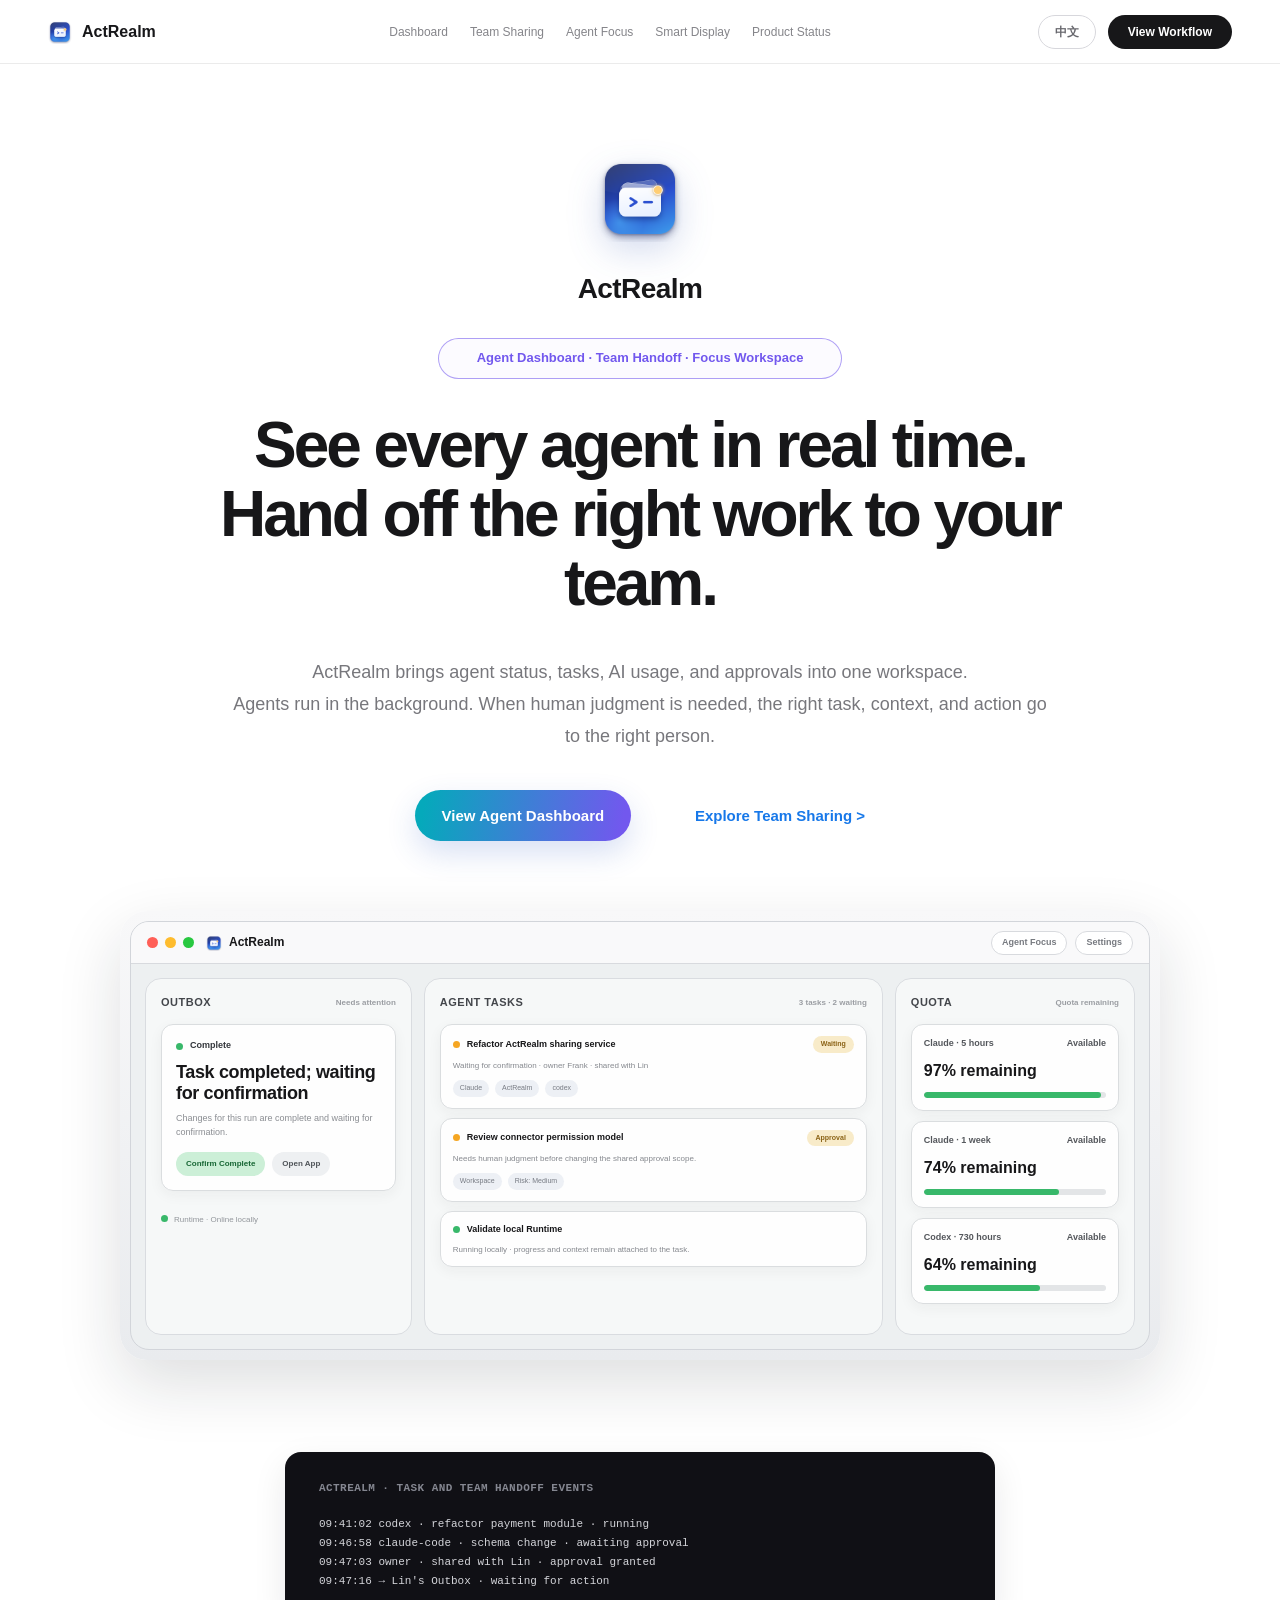
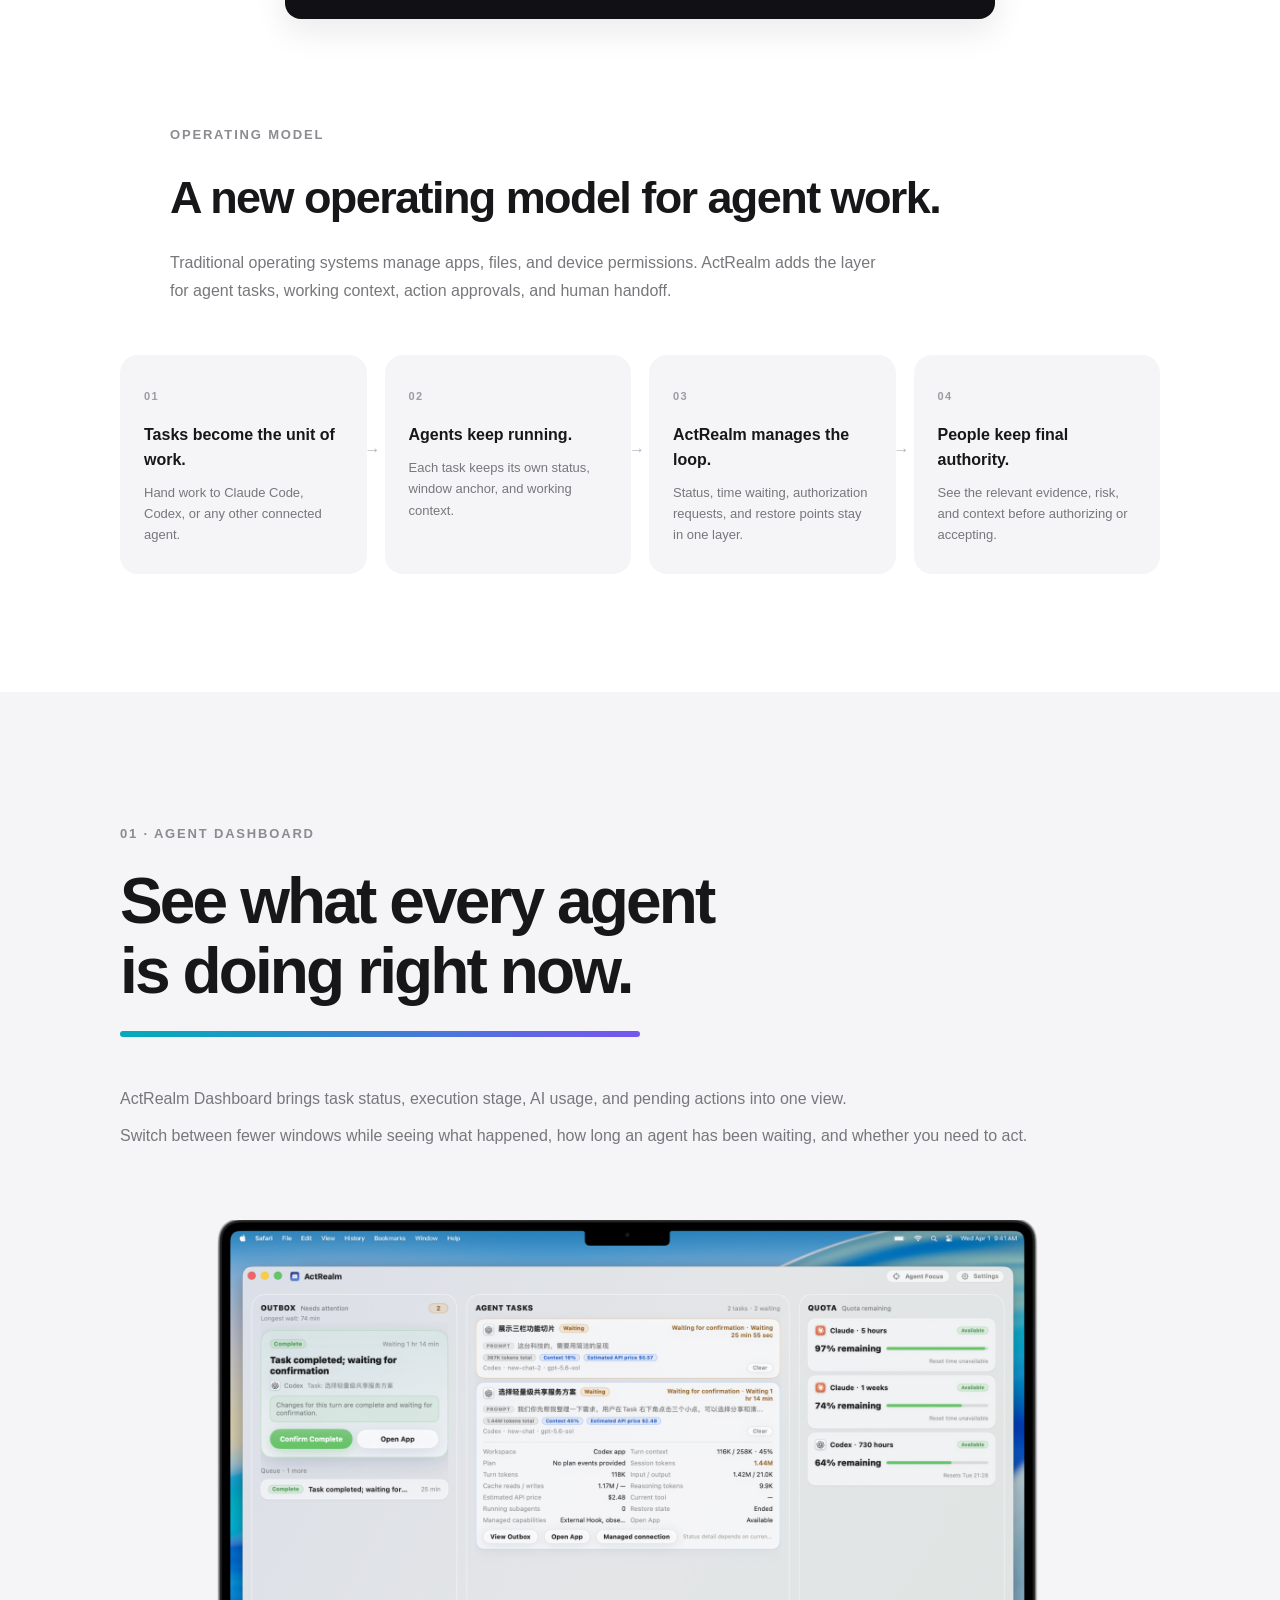
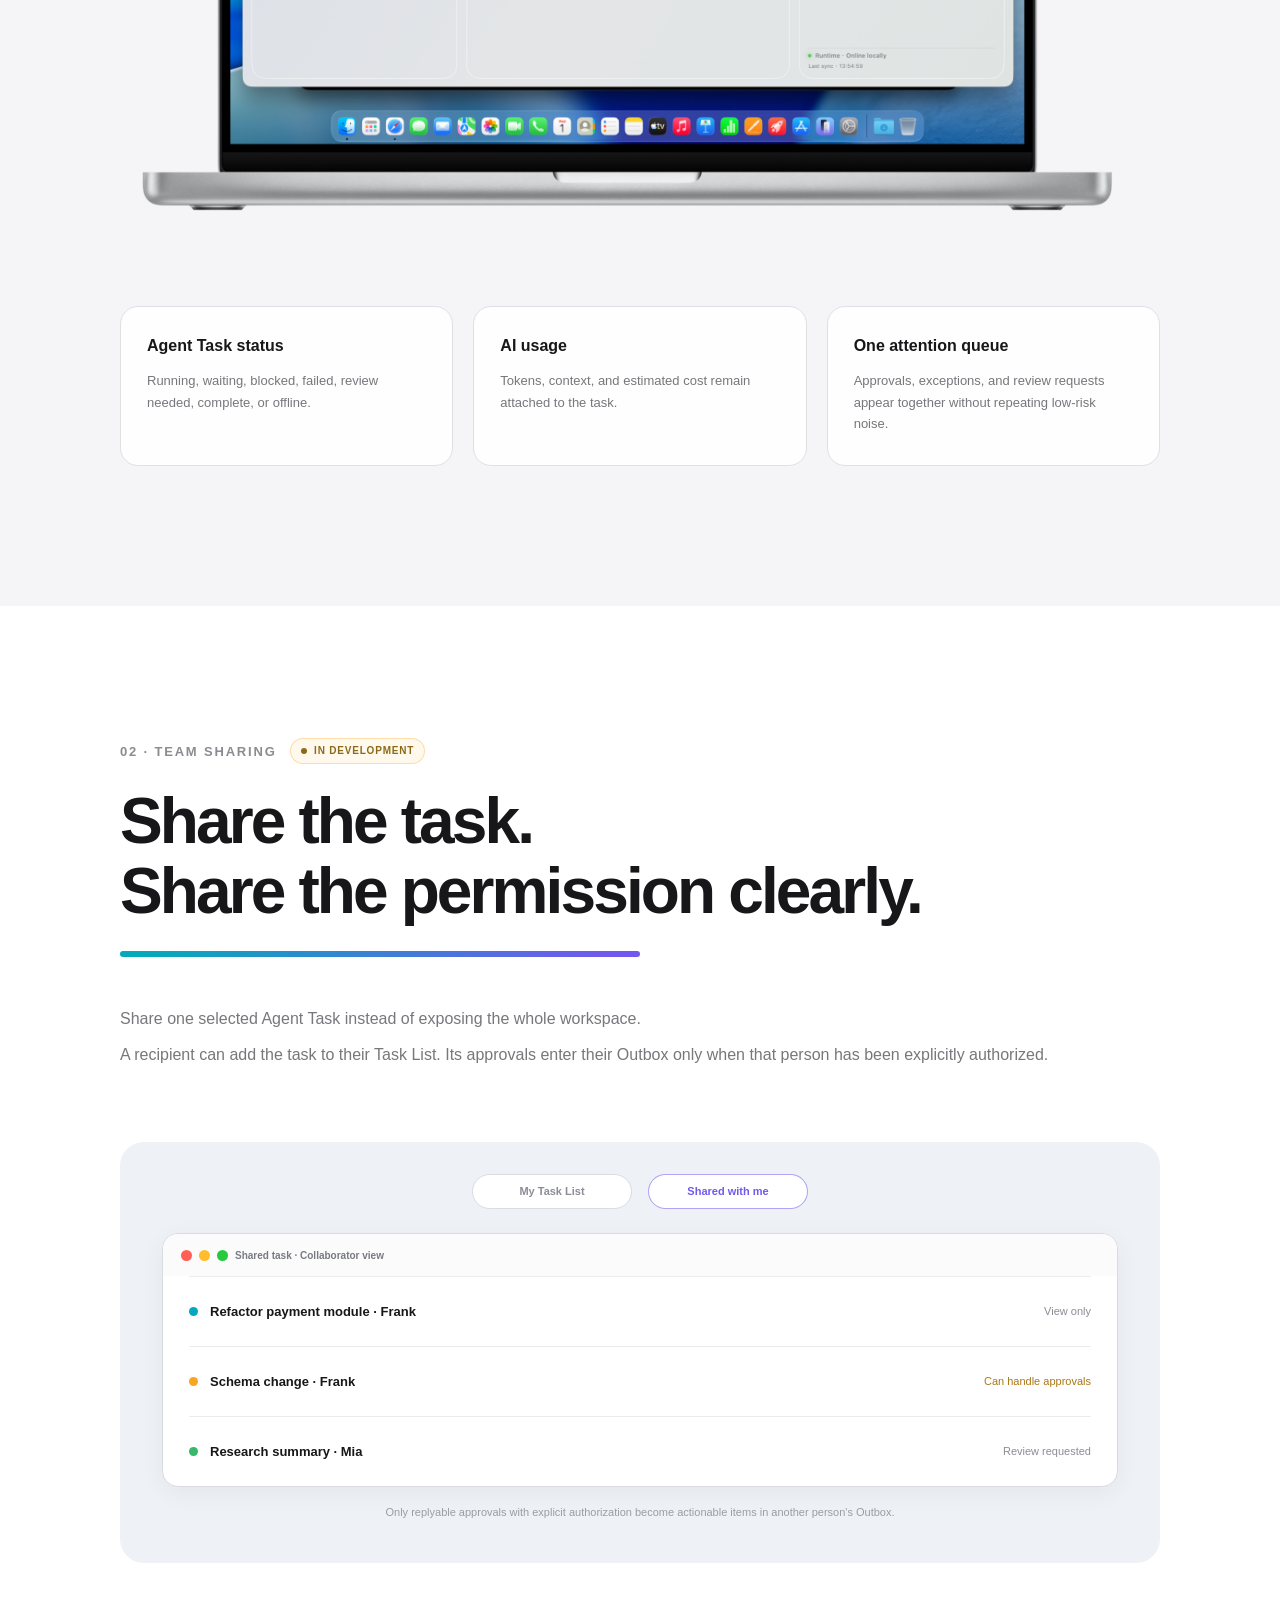
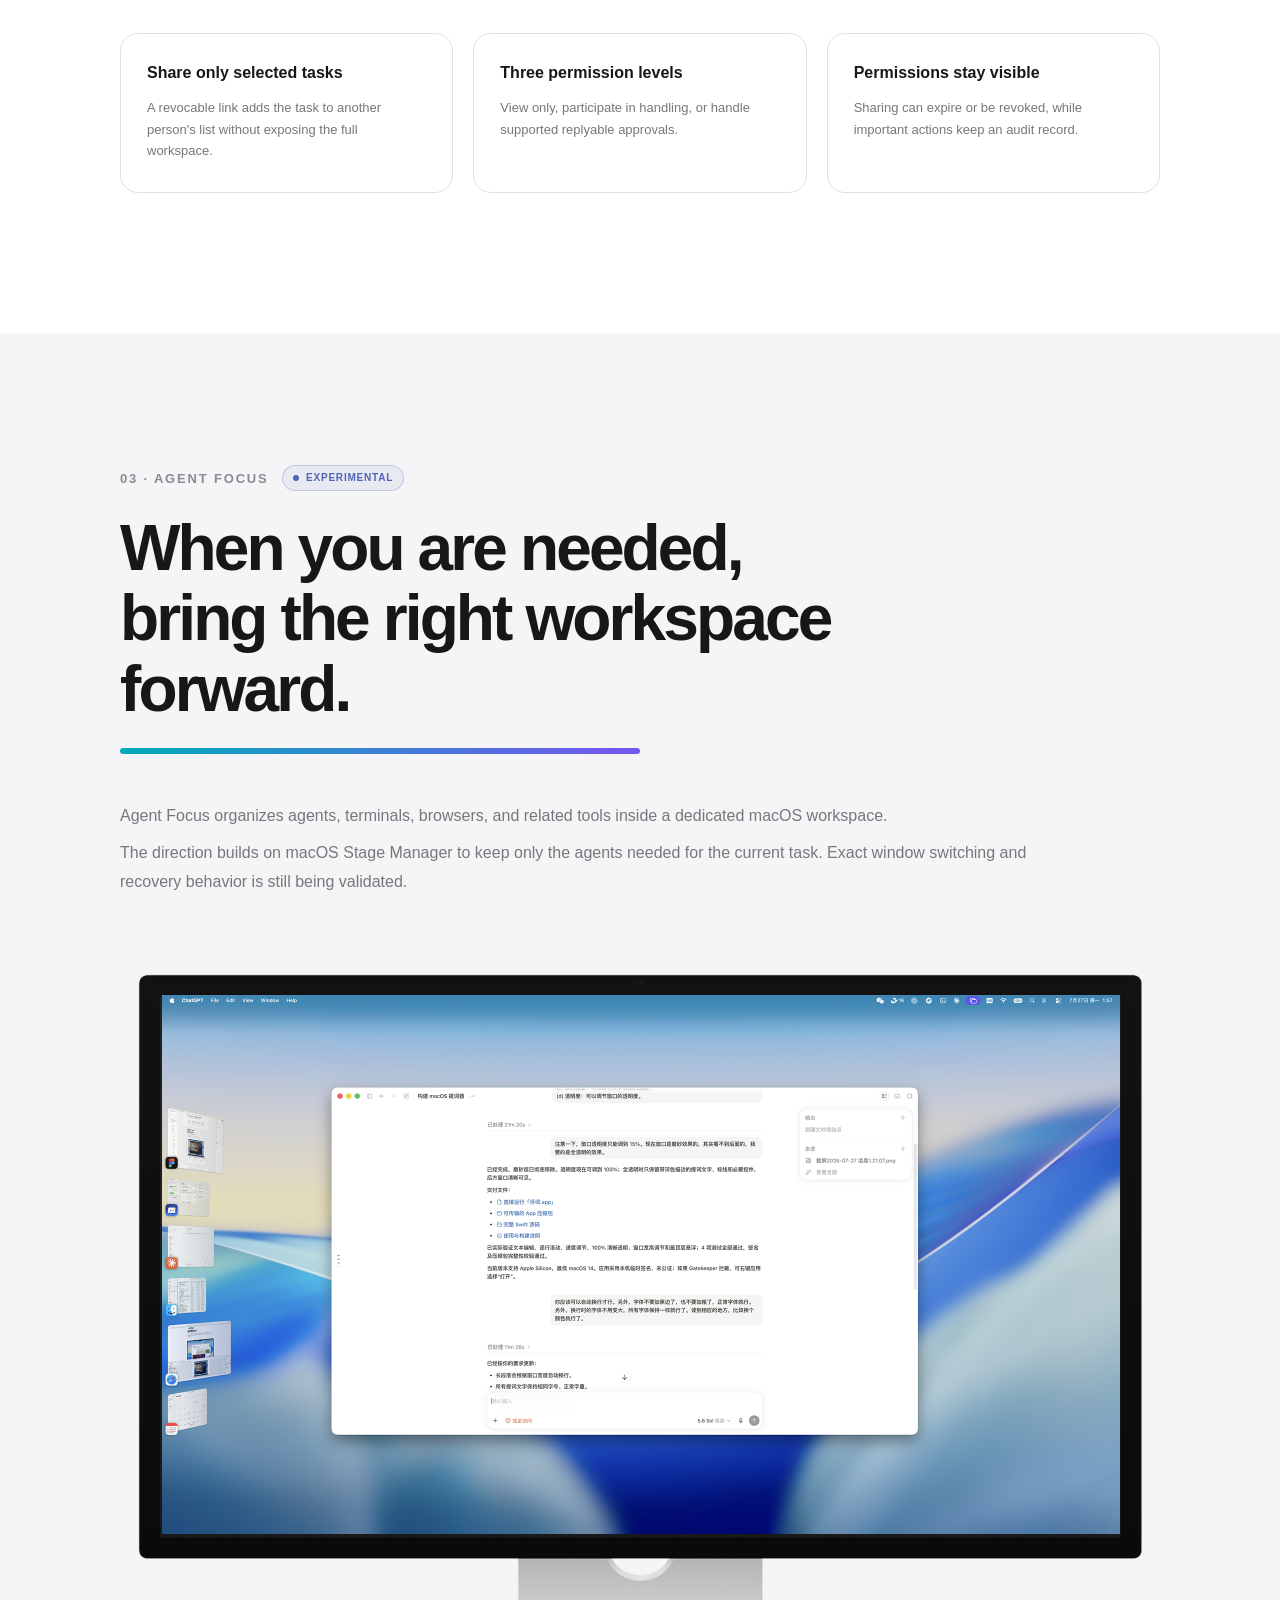
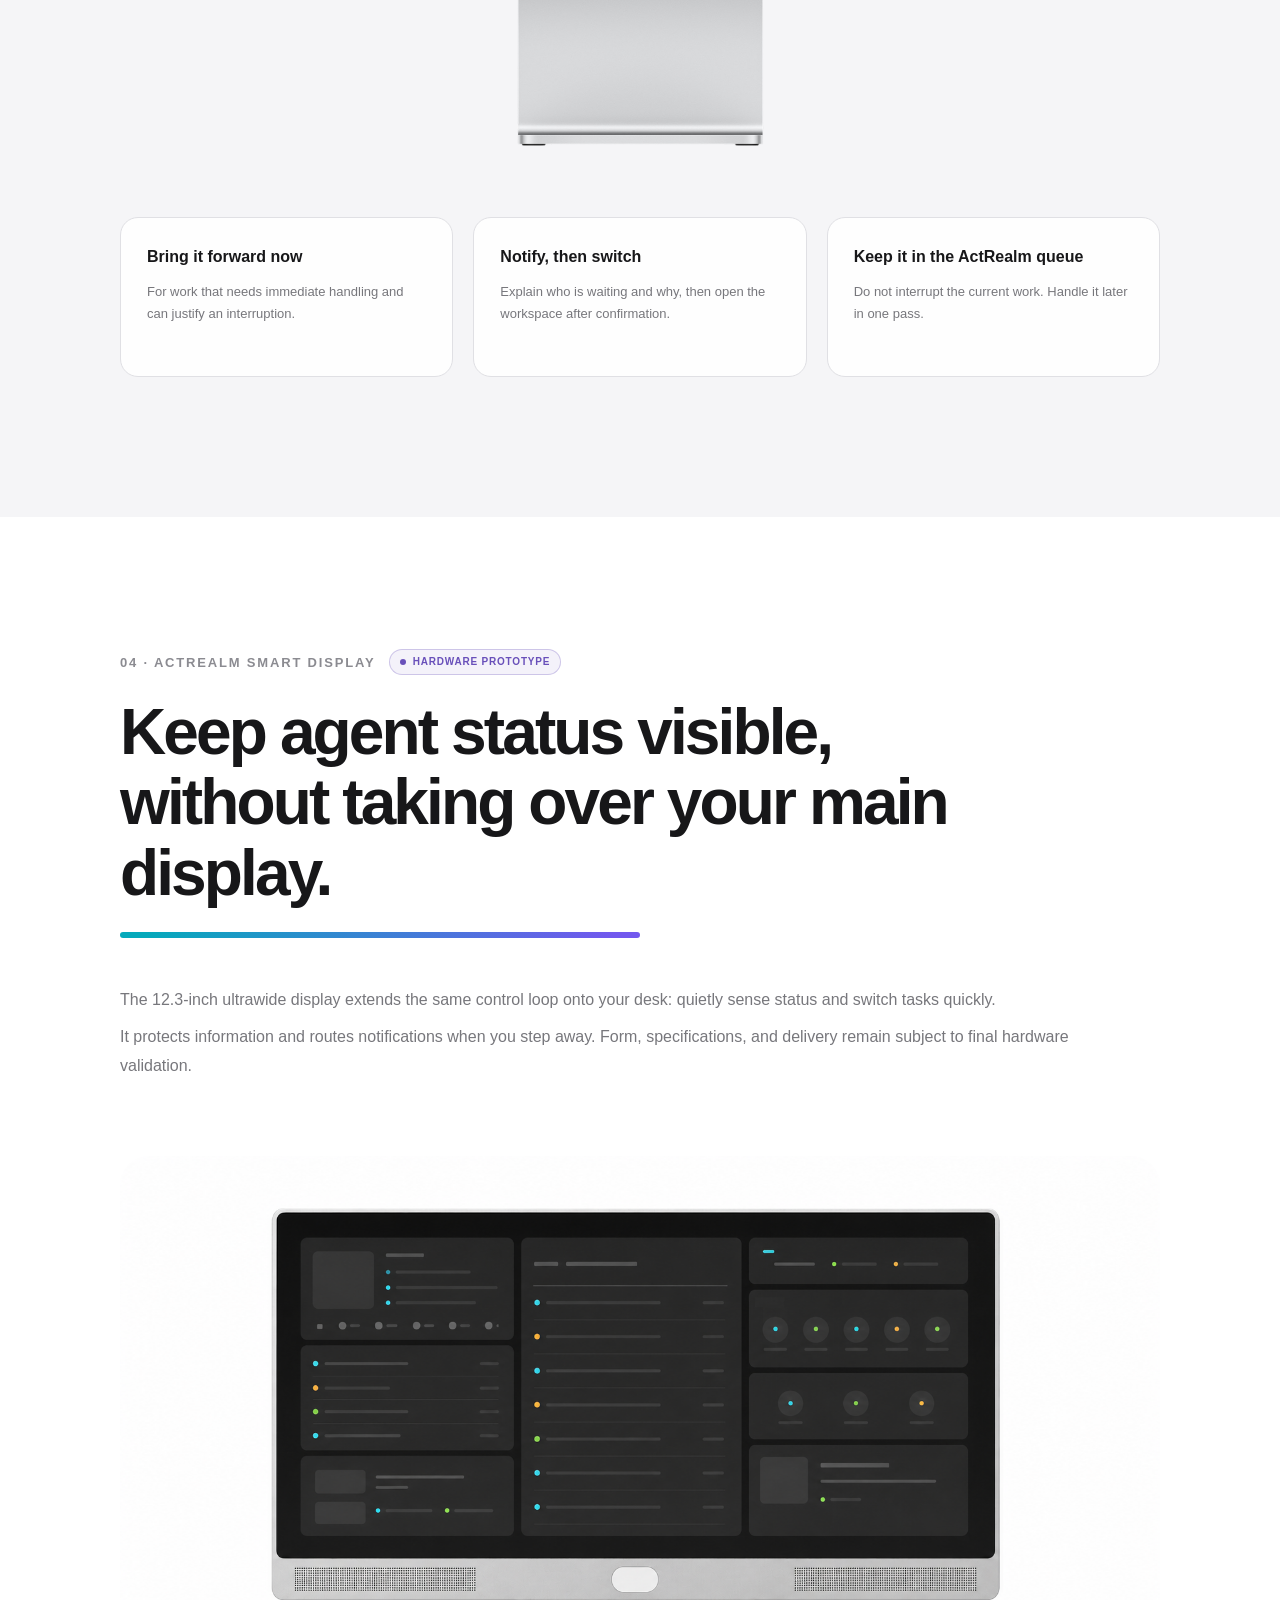
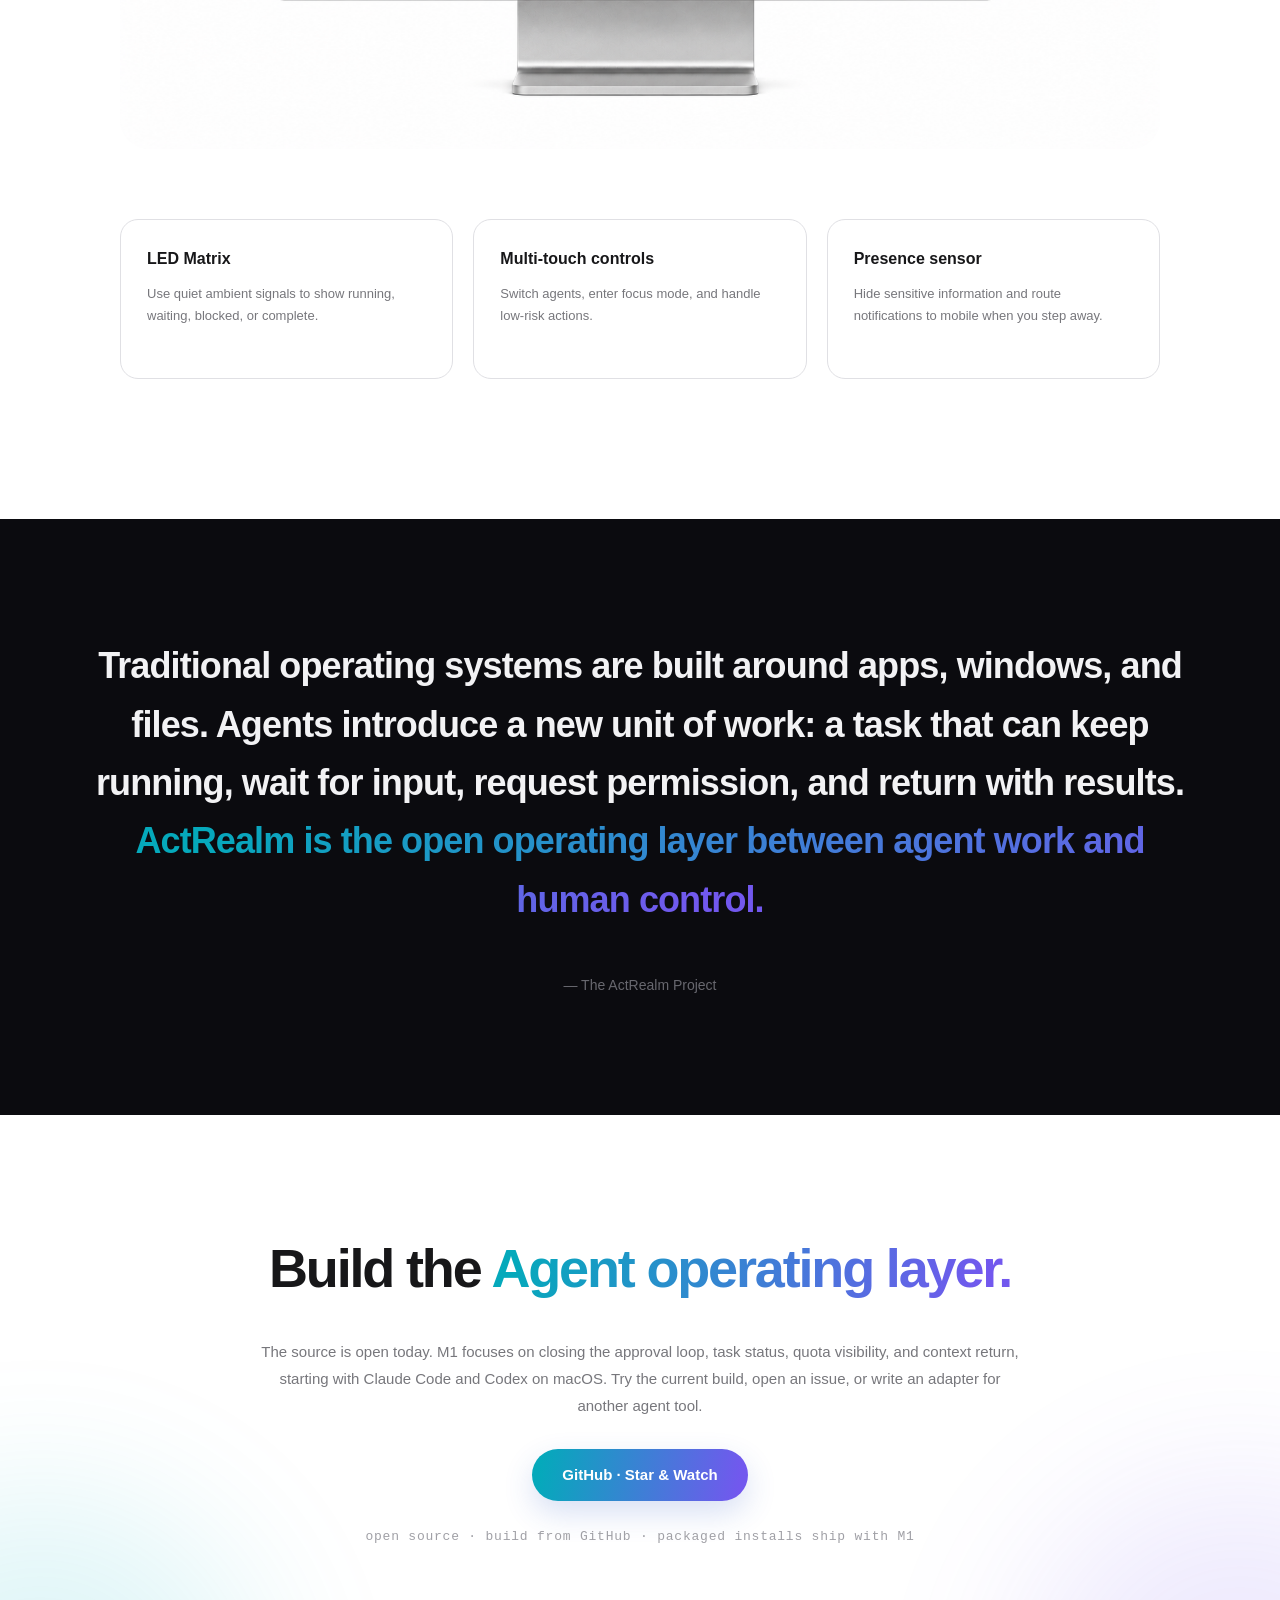
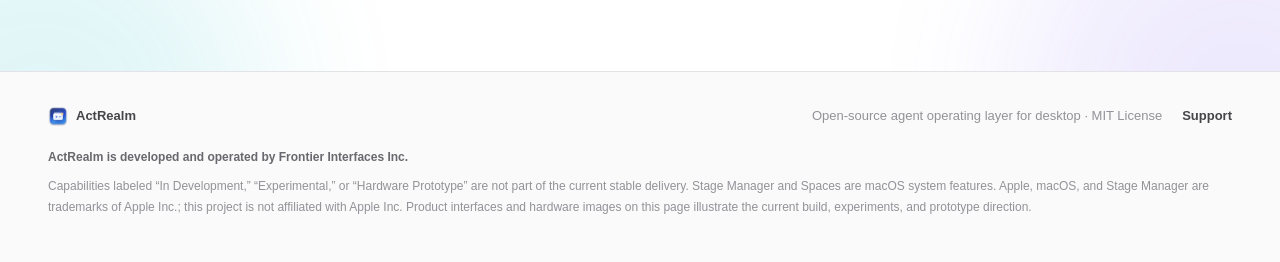
<file: index.html>
<!doctype html>
<html lang="en">
<head>
  <meta charset="utf-8">
  <meta name="viewport" content="width=device-width, initial-scale=1">
  <title>ActRealm — See every agent and hand off work to your team</title>
  <meta name="description" content="ActRealm brings agent status, tasks, AI usage, and approvals into one workspace, then routes the right task, context, and action to the right person when human judgment is needed.">
  <meta name="theme-color" content="#ffffff">
  <link rel="icon" type="image/png" sizes="32x32" href="assets/favicon-32.png">
  <style>
    :root {
      --ink: #171719;
      --secondary: #77777c;
      --muted: #a0a0a6;
      --line: #e3e3e7;
      --paper: #ffffff;
      --mist: #f5f5f7;
      --panel: #eef0f4;
      --black: #0b0b0f;
      --cyan: #05a9bb;
      --violet: #7258ee;
      --amber: #f5a623;
      --green: #38b86a;
      --blue: #1677ff;
      --gradient: linear-gradient(100deg, #05a9bb 5%, #7258ee 95%);
      --shadow: 0 24px 64px rgba(22, 26, 35, .14);
      --shadow-soft: 0 12px 34px rgba(22, 26, 35, .09);
    }

    * {
      box-sizing: border-box;
      margin: 0;
      padding: 0;
    }

    html {
      min-width: 1180px;
      scroll-behavior: smooth;
      background: var(--paper);
    }

    body {
      min-width: 1180px;
      overflow-x: auto;
      color: var(--ink);
      background: var(--paper);
      font-family: -apple-system, BlinkMacSystemFont, "SF Pro Display",
        "SF Pro SC", "PingFang SC", "Helvetica Neue", Arial, sans-serif;
      line-height: 1.55;
      -webkit-font-smoothing: antialiased;
      text-rendering: optimizeLegibility;
    }

    a {
      color: inherit;
      text-decoration: none;
    }

    button {
      font: inherit;
    }

    .shell {
      width: min(1040px, calc(100% - 96px));
      margin: 0 auto;
    }

    .shell-wide {
      width: min(1240px, calc(100% - 96px));
      margin: 0 auto;
    }

    .eyebrow {
      color: #8b8b91;
      font-size: 13px;
      font-weight: 700;
      letter-spacing: .14em;
      text-transform: uppercase;
    }

    .maturity {
      display: inline-flex;
      align-items: center;
      gap: 7px;
      margin-left: 8px;
      padding: 4px 10px;
      border: 1px solid #dcdce2;
      border-radius: 999px;
      background: rgba(255, 255, 255, .78);
      color: #85858b;
      font-size: 10px;
      font-weight: 750;
      letter-spacing: .08em;
      vertical-align: 2px;
    }

    .maturity::before {
      width: 6px;
      height: 6px;
      border-radius: 50%;
      background: currentColor;
      content: "";
    }

    .maturity.dev {
      color: #8b6b17;
      border-color: rgba(245, 166, 35, .34);
      background: rgba(245, 166, 35, .08);
    }

    .maturity.experimental {
      color: #5065b7;
      border-color: rgba(80, 101, 183, .28);
      background: rgba(80, 101, 183, .07);
    }

    .maturity.prototype {
      color: #6950ba;
      border-color: rgba(105, 80, 186, .28);
      background: rgba(105, 80, 186, .07);
    }

    .gradient-line {
      width: 520px;
      height: 6px;
      margin-top: 24px;
      border-radius: 999px;
      background: var(--gradient);
    }

    .reveal {
      opacity: 0;
      transform: translateY(24px);
      transition: opacity .75s cubic-bezier(.2, .65, .25, 1),
        transform .75s cubic-bezier(.2, .65, .25, 1);
    }

    .reveal.visible {
      opacity: 1;
      transform: none;
    }

    /* Navigation */
    .nav {
      position: sticky;
      top: 0;
      z-index: 30;
      height: 64px;
      border-bottom: 1px solid rgba(0, 0, 0, .08);
      background: rgba(255, 255, 255, .88);
      backdrop-filter: saturate(170%) blur(22px);
      -webkit-backdrop-filter: saturate(170%) blur(22px);
    }

    .nav-inner {
      display: grid;
      grid-template-columns: 220px 1fr 280px;
      align-items: center;
      height: 64px;
    }

    .brand {
      display: inline-flex;
      align-items: center;
      gap: 10px;
      width: max-content;
      font-size: 16px;
      font-weight: 700;
    }

    .brand img {
      width: 24px;
      height: 24px;
      object-fit: contain;
    }

    .nav-links {
      display: flex;
      justify-content: center;
      gap: 22px;
      color: #85858a;
      font-size: 12px;
      font-weight: 520;
      white-space: nowrap;
    }

    .nav-links a {
      transition: color .2s ease;
    }

    .nav-links a:hover {
      color: var(--ink);
    }

    .nav-action {
      justify-self: end;
      padding: 8px 20px;
      border-radius: 999px;
      background: var(--ink);
      color: #fff;
      font-size: 12px;
      font-weight: 650;
      transition: transform .2s ease, background .2s ease;
    }

    .nav-action:hover {
      transform: translateY(-1px);
      background: #303034;
    }

    .nav-tools {
      display: flex;
      align-items: center;
      justify-content: flex-end;
      gap: 12px;
    }

    .lang-toggle {
      min-width: 58px;
      padding: 7px 13px;
      border: 1px solid #d7d7dc;
      border-radius: 999px;
      background: rgba(255, 255, 255, .9);
      color: #68686e;
      cursor: pointer;
      font-size: 12px;
      font-weight: 650;
      transition: color .2s ease, border-color .2s ease, background .2s ease;
    }

    .lang-toggle:hover {
      border-color: #b8b8be;
      background: #fff;
      color: var(--ink);
    }

    /* Hero */
    .hero {
      padding: 92px 0 100px;
      text-align: center;
    }

    .app-icon {
      display: block;
      width: 86px;
      height: 86px;
      margin: 0 auto;
      object-fit: contain;
      filter: drop-shadow(0 13px 18px rgba(40, 76, 175, .22));
    }

    .hero-brand {
      margin-top: 25px;
      font-size: 28px;
      font-weight: 700;
      letter-spacing: -.02em;
    }

    .hero-category {
      display: inline-flex;
      margin-top: 28px;
      padding: 9px 38px;
      border: 1.5px solid rgba(114, 88, 238, .56);
      border-radius: 999px;
      background: rgba(114, 88, 238, .025);
      color: #7258ee;
      font-size: 13px;
      font-weight: 700;
    }

    .hero h1 {
      max-width: 860px;
      margin: 32px auto 0;
      font-size: 64px;
      font-weight: 730;
      line-height: 1.08;
      letter-spacing: -.048em;
    }

    .hero-copy {
      max-width: 820px;
      margin: 38px auto 0;
      color: var(--secondary);
      font-size: 18px;
      line-height: 1.78;
    }

    .hero-actions {
      display: flex;
      align-items: center;
      justify-content: center;
      gap: 64px;
      margin-top: 38px;
    }

    .primary-button {
      display: inline-flex;
      align-items: center;
      justify-content: center;
      min-width: 216px;
      padding: 14px 26px;
      border-radius: 999px;
      background: var(--gradient);
      box-shadow: 0 12px 30px rgba(50, 92, 198, .19);
      color: #fff;
      font-size: 15px;
      font-weight: 700;
      transition: transform .2s ease, filter .2s ease;
    }

    .primary-button:hover {
      transform: translateY(-2px);
      filter: saturate(1.12);
    }

    .text-link {
      color: #1778e9;
      font-size: 15px;
      font-weight: 650;
    }

    .text-link:hover {
      text-decoration: underline;
    }

    /* Dashboard UI */
    .dashboard-stage {
      margin-top: 70px;
      padding: 10px;
      border-radius: 27px;
      background: linear-gradient(180deg, #f8f8f9, #e9ebee);
      box-shadow: var(--shadow);
    }

    .dashboard-window {
      overflow: hidden;
      border: 1px solid #d2d5da;
      border-radius: 19px;
      background: #edf0f1;
      text-align: left;
    }

    .windowbar {
      display: flex;
      align-items: center;
      height: 42px;
      padding: 0 16px;
      border-bottom: 1px solid #d8dade;
      background: rgba(250, 250, 251, .96);
    }

    .traffic {
      display: flex;
      gap: 7px;
    }

    .traffic i {
      width: 11px;
      height: 11px;
      border-radius: 50%;
    }

    .traffic i:nth-child(1) { background: #ff5f57; }
    .traffic i:nth-child(2) { background: #febc2e; }
    .traffic i:nth-child(3) { background: #28c840; }

    .window-title {
      display: inline-flex;
      align-items: center;
      gap: 7px;
      margin-left: 12px;
      font-size: 12px;
      font-weight: 700;
    }

    .window-title img {
      width: 16px;
      height: 16px;
    }

    .window-tools {
      display: flex;
      gap: 8px;
      margin-left: auto;
    }

    .window-tools span {
      padding: 4px 10px;
      border: 1px solid #d8dade;
      border-radius: 999px;
      background: #fff;
      color: #777a80;
      font-size: 9px;
      font-weight: 650;
    }

    .dashboard-grid {
      display: grid;
      grid-template-columns: 1fr 1.72fr .9fr;
      gap: 12px;
      min-height: 385px;
      padding: 14px;
    }

    .dash-column {
      padding: 15px;
      border: 1px solid #d9dce0;
      border-radius: 16px;
      background: rgba(255, 255, 255, .55);
    }

    .column-head {
      display: flex;
      align-items: center;
      justify-content: space-between;
      margin-bottom: 13px;
      color: #43464b;
      font-size: 11px;
      font-weight: 800;
      letter-spacing: .045em;
    }

    .column-head small {
      color: #9a9da2;
      font-size: 8px;
      font-weight: 600;
      letter-spacing: 0;
    }

    .outbox-card,
    .task-row,
    .quota-card {
      border: 1px solid #dadddf;
      border-radius: 12px;
      background: rgba(255, 255, 255, .92);
      box-shadow: 0 4px 14px rgba(31, 35, 44, .05);
    }

    .outbox-card {
      padding: 14px;
    }

    .status-line {
      display: flex;
      align-items: center;
      gap: 7px;
      color: #34373c;
      font-size: 9px;
      font-weight: 750;
    }

    .status-dot {
      width: 7px;
      height: 7px;
      border-radius: 50%;
      background: var(--green);
    }

    .outbox-card h3 {
      margin-top: 9px;
      font-size: 18px;
      line-height: 1.18;
      letter-spacing: -.02em;
    }

    .outbox-card p {
      margin-top: 7px;
      color: #8a8d92;
      font-size: 9px;
      line-height: 1.55;
    }

    .mini-actions {
      display: flex;
      gap: 7px;
      margin-top: 12px;
    }

    .mini-actions span {
      padding: 6px 10px;
      border-radius: 999px;
      color: #4f5358;
      background: #eef0f2;
      font-size: 8px;
      font-weight: 750;
    }

    .mini-actions span:first-child {
      color: #176634;
      background: #ccefd7;
    }

    .task-list {
      display: grid;
      gap: 9px;
    }

    .task-row {
      padding: 11px 12px;
    }

    .task-top {
      display: flex;
      align-items: center;
      gap: 7px;
      font-size: 9px;
      font-weight: 750;
    }

    .task-badge {
      margin-left: auto;
      padding: 3px 8px;
      border-radius: 999px;
      color: #8a6215;
      background: #f8ebc9;
      font-size: 7px;
    }

    .task-row p {
      margin-top: 7px;
      color: #85888e;
      font-size: 8px;
      line-height: 1.45;
    }

    .task-meta {
      display: flex;
      gap: 6px;
      margin-top: 8px;
      color: #777b83;
      font-size: 7px;
    }

    .task-meta span {
      padding: 3px 7px;
      border-radius: 999px;
      background: #edf0f5;
    }

    .quota-stack {
      display: grid;
      gap: 10px;
    }

    .quota-card {
      padding: 12px;
    }

    .quota-name {
      display: flex;
      justify-content: space-between;
      color: #54575c;
      font-size: 9px;
      font-weight: 750;
    }

    .quota-card strong {
      display: block;
      margin-top: 8px;
      font-size: 16px;
    }

    .quota-bar {
      height: 6px;
      margin-top: 8px;
      overflow: hidden;
      border-radius: 999px;
      background: #e3e5e7;
    }

    .quota-bar i {
      display: block;
      width: var(--progress);
      height: 100%;
      border-radius: inherit;
      background: var(--green);
    }

    .runtime {
      margin-top: 23px;
      color: #92969b;
      font-size: 8px;
    }

    .runtime::before {
      display: inline-block;
      width: 7px;
      height: 7px;
      margin-right: 6px;
      border-radius: 50%;
      background: var(--green);
      content: "";
    }

    .hero-console {
      width: 710px;
      margin: 92px auto 0;
      padding: 28px 34px;
      border-radius: 16px;
      background: #101015;
      box-shadow: var(--shadow-soft);
      color: #d4d5da;
      font-family: ui-monospace, "SFMono-Regular", Menlo, Monaco, monospace;
      text-align: left;
    }

    .hero-console strong {
      display: block;
      margin-bottom: 18px;
      color: #858791;
      font-size: 11px;
      letter-spacing: .04em;
    }

    .hero-console p {
      font-size: 11px;
      line-height: 1.72;
    }

    /* Operating model */
    .model {
      padding: 6px 0 118px;
      scroll-margin-top: 64px;
    }

    .model-copy {
      width: 780px;
      margin-left: 50px;
    }

    .model h2 {
      margin-top: 26px;
      font-size: 45px;
      line-height: 1.18;
      letter-spacing: -.035em;
    }

    .model .intro {
      max-width: 710px;
      margin-top: 25px;
      color: var(--secondary);
      font-size: 16px;
      line-height: 1.75;
    }

    .model-grid {
      display: grid;
      grid-template-columns: repeat(4, 1fr);
      gap: 18px;
      margin-top: 50px;
    }

    .model-card {
      position: relative;
      min-height: 188px;
      padding: 28px 24px;
      border-radius: 18px;
      background: var(--mist);
    }

    .model-card:not(:last-child)::after {
      position: absolute;
      top: 83px;
      right: -14px;
      z-index: 2;
      color: #b4b4b9;
      content: "→";
      font-size: 16px;
    }

    .model-card small {
      color: #9c9ca2;
      font-size: 11px;
      font-weight: 700;
      letter-spacing: .12em;
    }

    .model-card h3 {
      margin-top: 15px;
      font-size: 16px;
    }

    .model-card p {
      margin-top: 9px;
      color: var(--secondary);
      font-size: 13px;
      line-height: 1.65;
    }

    /* Feature chapters */
    .feature {
      padding: 132px 0 140px;
      scroll-margin-top: 64px;
    }

    .feature.gray {
      background: var(--mist);
    }

    .feature h2 {
      max-width: 860px;
      margin-top: 22px;
      font-size: 64px;
      font-weight: 720;
      line-height: 1.1;
      letter-spacing: -.045em;
    }

    .feature .description {
      max-width: 970px;
      margin-top: 48px;
      color: var(--secondary);
      font-size: 16px;
      line-height: 1.8;
    }

    .feature .description p + p {
      margin-top: 8px;
    }

    .feature-cards {
      display: grid;
      grid-template-columns: repeat(3, 1fr);
      gap: 20px;
      margin-top: 70px;
    }

    .feature-card {
      min-height: 160px;
      padding: 27px 26px;
      border: 1px solid #e0e0e4;
      border-radius: 18px;
      background: rgba(255, 255, 255, .9);
    }

    .feature-card h3 {
      font-size: 16px;
    }

    .feature-card p {
      margin-top: 11px;
      color: var(--secondary);
      font-size: 13px;
      line-height: 1.65;
    }

    /* Product device imagery */
    .device-image {
      margin-right: auto;
      margin-left: auto;
    }

    .device-image img {
      display: block;
      width: 100%;
      height: auto;
      object-fit: contain;
    }

    .laptop-image {
      width: 1126px;
      max-width: 100%;
      margin-top: 70px;
    }

    /* Sharing demo */
    .sharing-demo {
      margin-top: 72px;
      padding: 32px 42px 42px;
      border-radius: 24px;
      background: #eef1f5;
    }

    .share-tabs {
      display: flex;
      justify-content: center;
      gap: 16px;
    }

    .share-tabs span {
      min-width: 160px;
      padding: 8px 22px;
      border: 1px solid #d8dbe1;
      border-radius: 999px;
      background: #fff;
      color: #8a8d94;
      font-size: 11px;
      font-weight: 700;
      text-align: center;
    }

    .share-tabs span:last-child {
      border-color: rgba(114, 88, 238, .55);
      color: #7258ee;
    }

    .share-panel {
      margin-top: 24px;
      overflow: hidden;
      border: 1px solid #d8dbe1;
      border-radius: 16px;
      background: #fff;
      box-shadow: 0 6px 24px rgba(25, 29, 36, .05);
    }

    .share-panel-bar {
      display: flex;
      align-items: center;
      gap: 7px;
      height: 42px;
      padding: 0 18px;
      background: #fbfbfc;
      color: #777a80;
      font-size: 10px;
      font-weight: 700;
    }

    .share-row {
      display: grid;
      grid-template-columns: 1fr 170px;
      align-items: center;
      height: 70px;
      margin: 0 26px;
      border-top: 1px solid #ececf0;
    }

    .share-task {
      display: flex;
      align-items: center;
      gap: 12px;
      font-size: 13px;
      font-weight: 700;
    }

    .share-task i {
      width: 9px;
      height: 9px;
      border-radius: 50%;
      background: var(--cyan);
    }

    .share-row:nth-child(3) .share-task i { background: var(--amber); }
    .share-row:nth-child(4) .share-task i { background: var(--green); }

    .permission {
      color: #8a8d94;
      font-size: 11px;
      text-align: right;
    }

    .permission.approve {
      color: #aa7616;
    }

    .share-note {
      margin-top: 17px;
      color: #9a9ca2;
      font-size: 11px;
      text-align: center;
    }

    .studio-image {
      width: 1005px;
      max-width: 100%;
      margin-top: 78px;
    }

    /* Hardware */
    .hardware-visual {
      margin-top: 76px;
      overflow: hidden;
      border-radius: 30px;
      background: #fff;
      box-shadow: none;
    }

    .hardware-visual img {
      display: block;
      width: 100%;
      height: auto;
      object-fit: cover;
    }

    /* Manifesto */
    .manifesto {
      padding: 118px 0;
      background: var(--black);
      color: #f2f2f4;
      scroll-margin-top: 64px;
      text-align: center;
    }

    .manifesto blockquote {
      max-width: 1120px;
      margin: 0 auto;
      font-size: 36px;
      font-weight: 650;
      line-height: 1.62;
      letter-spacing: -.025em;
    }

    .manifesto .accent {
      background: var(--gradient);
      -webkit-background-clip: text;
      background-clip: text;
      color: transparent;
    }

    .manifesto cite {
      display: block;
      margin-top: 46px;
      color: #68686f;
      font-size: 14px;
      font-style: normal;
    }

    /* Open source CTA */
    .opensource {
      position: relative;
      overflow: hidden;
      padding: 112px 0 124px;
      text-align: center;
    }

    .opensource::before,
    .opensource::after {
      position: absolute;
      width: 440px;
      height: 440px;
      border-radius: 50%;
      filter: blur(80px);
      opacity: .12;
      content: "";
      pointer-events: none;
    }

    .opensource::before {
      left: -180px;
      bottom: -260px;
      background: #08b3c3;
    }

    .opensource::after {
      right: -180px;
      bottom: -250px;
      background: #7657f2;
    }

    .opensource h2 {
      position: relative;
      font-size: 54px;
      letter-spacing: -.04em;
    }

    .opensource .accent {
      background: var(--gradient);
      -webkit-background-clip: text;
      background-clip: text;
      color: transparent;
    }

    .opensource p {
      position: relative;
      max-width: 760px;
      margin: 28px auto 0;
      color: var(--secondary);
      font-size: 15px;
      line-height: 1.8;
    }

    .opensource .primary-button {
      position: relative;
      margin-top: 30px;
    }

    .source-note {
      position: relative;
      margin-top: 26px;
      color: #a0a0a6;
      font-family: ui-monospace, "SFMono-Regular", Menlo, monospace;
      font-size: 13px;
      letter-spacing: .06em;
    }

    /* Footer */
    .footer {
      padding: 34px 0 44px;
      border-top: 1px solid var(--line);
      background: #fafafa;
      color: #929298;
    }

    .footer-top {
      display: flex;
      align-items: center;
      justify-content: space-between;
      font-size: 13px;
    }

    .footer-brand {
      display: flex;
      align-items: center;
      gap: 8px;
      color: #45454a;
      font-weight: 750;
    }

    .footer-brand img {
      width: 20px;
      height: 20px;
    }

    .footer-meta {
      display: flex;
      align-items: center;
      gap: 20px;
    }

    .footer-link {
      color: #45454a;
      font-weight: 700;
      transition: color .2s ease;
    }

    .footer-link:hover {
      color: #1677ff;
    }

    .footer-company {
      margin-top: 22px;
      color: #68686e;
      font-size: 12px;
      font-weight: 650;
    }

    .footer-note {
      margin-top: 10px;
      font-size: 12px;
      line-height: 1.75;
    }

    @media (prefers-reduced-motion: reduce) {
      html { scroll-behavior: auto; }
      .reveal {
        opacity: 1;
        transform: none;
        transition: none;
      }
    }
  </style>
</head>
<body>
  <nav class="nav" aria-label="ActRealm page navigation" data-i18n-aria="nav.aria">
    <div class="shell-wide nav-inner">
      <a class="brand" href="#top">
        <img src="assets/actrealm-icon-192.png" alt="">
        <span>ActRealm</span>
      </a>
      <div class="nav-links">
        <a href="#dashboard">Dashboard</a>
        <a href="#team" data-i18n="nav.team">Team Sharing</a>
        <a href="#focus">Agent Focus</a>
        <a href="#hardware" data-i18n="nav.hardware">Smart Display</a>
        <a href="#status" data-i18n="nav.status">Product Status</a>
      </div>
      <div class="nav-tools">
        <button class="lang-toggle" id="language-toggle" type="button" aria-label="Switch to Chinese">中文</button>
        <a class="nav-action" href="#model" data-i18n="nav.action">View Workflow</a>
      </div>
    </div>
  </nav>

  <main>
    <header class="hero" id="top">
      <div class="shell">
        <img class="app-icon reveal" src="assets/actrealm-icon-1024.png" alt="ActRealm app icon" data-i18n-alt="hero.iconAlt">
        <div class="hero-brand reveal">ActRealm</div>
        <div class="hero-category reveal" data-i18n="hero.category">Agent Dashboard · Team Handoff · Focus Workspace</div>
        <h1 class="reveal" data-i18n-html="hero.title">See every agent in real time.<br>Hand off the right work to your team.</h1>
        <p class="hero-copy reveal" data-i18n-html="hero.copy">ActRealm brings agent status, tasks, AI usage, and approvals into one workspace.<br>Agents run in the background. When human judgment is needed, the right task, context, and action go to the right person.</p>
        <div class="hero-actions reveal">
          <a class="primary-button" href="#dashboard" data-i18n="hero.primary">View Agent Dashboard</a>
          <a class="text-link" href="#team" data-i18n="hero.secondary">Explore Team Sharing &gt;</a>
        </div>

        <div class="dashboard-stage reveal" aria-label="ActRealm Dashboard interface preview" data-i18n-aria="hero.dashboardAria">
          <div class="dashboard-window">
            <div class="windowbar">
              <div class="traffic"><i></i><i></i><i></i></div>
              <div class="window-title">
                <img src="assets/actrealm-icon-192.png" alt="">
                <span>ActRealm</span>
              </div>
              <div class="window-tools"><span>Agent Focus</span><span>Settings</span></div>
            </div>
            <div class="dashboard-grid">
              <section class="dash-column">
                <div class="column-head">OUTBOX <small>Needs attention</small></div>
                <div class="outbox-card">
                  <div class="status-line"><i class="status-dot"></i> Complete</div>
                  <h3>Task completed; waiting for confirmation</h3>
                  <p>Changes for this run are complete and waiting for confirmation.</p>
                  <div class="mini-actions"><span>Confirm Complete</span><span>Open App</span></div>
                </div>
                <div class="runtime">Runtime · Online locally</div>
              </section>
              <section class="dash-column">
                <div class="column-head">AGENT TASKS <small>3 tasks · 2 waiting</small></div>
                <div class="task-list">
                  <article class="task-row">
                    <div class="task-top"><i class="status-dot" style="background:#f5a623"></i> <span data-i18n="demo.task1">Refactor ActRealm sharing service</span> <span class="task-badge">Waiting</span></div>
                    <p>Waiting for confirmation · owner Frank · shared with Lin</p>
                    <div class="task-meta"><span>Claude</span><span>ActRealm</span><span>codex</span></div>
                  </article>
                  <article class="task-row">
                    <div class="task-top"><i class="status-dot" style="background:#f5a623"></i> <span data-i18n="demo.task2">Review connector permission model</span> <span class="task-badge">Approval</span></div>
                    <p>Needs human judgment before changing the shared approval scope.</p>
                    <div class="task-meta"><span>Workspace</span><span>Risk: Medium</span></div>
                  </article>
                  <article class="task-row">
                    <div class="task-top"><i class="status-dot"></i> <span data-i18n="demo.task3">Validate local Runtime</span></div>
                    <p>Running locally · progress and context remain attached to the task.</p>
                  </article>
                </div>
              </section>
              <section class="dash-column">
                <div class="column-head">QUOTA <small>Quota remaining</small></div>
                <div class="quota-stack">
                  <article class="quota-card">
                    <div class="quota-name"><span>Claude · 5 hours</span><span>Available</span></div>
                    <strong>97% remaining</strong>
                    <div class="quota-bar"><i style="--progress:97%"></i></div>
                  </article>
                  <article class="quota-card">
                    <div class="quota-name"><span>Claude · 1 week</span><span>Available</span></div>
                    <strong>74% remaining</strong>
                    <div class="quota-bar"><i style="--progress:74%"></i></div>
                  </article>
                  <article class="quota-card">
                    <div class="quota-name"><span>Codex · 730 hours</span><span>Available</span></div>
                    <strong>64% remaining</strong>
                    <div class="quota-bar"><i style="--progress:64%"></i></div>
                  </article>
                </div>
              </section>
            </div>
          </div>
        </div>

        <div class="hero-console reveal" aria-label="ActRealm task timeline" data-i18n-aria="console.aria">
          <strong data-i18n="console.heading">ACTREALM · TASK AND TEAM HANDOFF EVENTS</strong>
          <p data-i18n="console.line1">09:41:02 codex · refactor payment module · running</p>
          <p data-i18n="console.line2">09:46:58 claude-code · schema change · awaiting approval</p>
          <p data-i18n="console.line3">09:47:03 owner · shared with Lin · approval granted</p>
          <p data-i18n="console.line4">09:47:16 → Lin's Outbox · waiting for action</p>
        </div>
      </div>
    </header>

    <section class="model" id="model">
      <div class="shell">
        <div class="model-copy reveal">
          <div class="eyebrow" data-i18n="model.eyebrow">Operating Model</div>
          <h2 data-i18n="model.title">A new operating model for agent work.</h2>
          <p class="intro" data-i18n="model.intro">Traditional operating systems manage apps, files, and device permissions. ActRealm adds the layer for agent tasks, working context, action approvals, and human handoff.</p>
        </div>
        <div class="model-grid">
          <article class="model-card reveal">
            <small>01</small>
            <h3 data-i18n="model.card1Title">Tasks become the unit of work.</h3>
            <p data-i18n="model.card1Copy">Hand work to Claude Code, Codex, or any other connected agent.</p>
          </article>
          <article class="model-card reveal">
            <small>02</small>
            <h3 data-i18n="model.card2Title">Agents keep running.</h3>
            <p data-i18n="model.card2Copy">Each task keeps its own status, window anchor, and working context.</p>
          </article>
          <article class="model-card reveal">
            <small>03</small>
            <h3 data-i18n="model.card3Title">ActRealm manages the loop.</h3>
            <p data-i18n="model.card3Copy">Status, time waiting, authorization requests, and restore points stay in one layer.</p>
          </article>
          <article class="model-card reveal">
            <small>04</small>
            <h3 data-i18n="model.card4Title">People keep final authority.</h3>
            <p data-i18n="model.card4Copy">See the relevant evidence, risk, and context before authorizing or accepting.</p>
          </article>
        </div>
      </div>
    </section>

    <section class="feature gray" id="dashboard">
      <div class="shell">
        <div class="eyebrow reveal">01 · AGENT DASHBOARD</div>
        <h2 class="reveal" data-i18n-html="dashboard.title">See what every agent<br>is doing right now.</h2>
        <div class="gradient-line reveal"></div>
        <div class="description reveal">
          <p data-i18n="dashboard.copy1">ActRealm Dashboard brings task status, execution stage, AI usage, and pending actions into one view.</p>
          <p data-i18n="dashboard.copy2">Switch between fewer windows while seeing what happened, how long an agent has been waiting, and whether you need to act.</p>
        </div>
        <div class="device-image laptop-image reveal" aria-label="ActRealm Dashboard running on a MacBook" data-i18n-aria="dashboard.imageAria">
          <img src="assets/Macbook.png" alt="ActRealm Dashboard running on a MacBook" data-i18n-alt="dashboard.imageAlt">
        </div>
        <div class="feature-cards">
          <article class="feature-card reveal">
            <h3 data-i18n="dashboard.card1Title">Agent Task status</h3>
            <p data-i18n="dashboard.card1Copy">Running, waiting, blocked, failed, review needed, complete, or offline.</p>
          </article>
          <article class="feature-card reveal">
            <h3 data-i18n="dashboard.card2Title">AI usage</h3>
            <p data-i18n="dashboard.card2Copy">Tokens, context, and estimated cost remain attached to the task.</p>
          </article>
          <article class="feature-card reveal">
            <h3 data-i18n="dashboard.card3Title">One attention queue</h3>
            <p data-i18n="dashboard.card3Copy">Approvals, exceptions, and review requests appear together without repeating low-risk noise.</p>
          </article>
        </div>
      </div>
    </section>

    <section class="feature" id="team">
      <div class="shell">
        <div class="eyebrow reveal"><span data-i18n="team.eyebrow">02 · TEAM SHARING</span> <span class="maturity dev" data-i18n="maturity.dev">IN DEVELOPMENT</span></div>
        <h2 class="reveal" data-i18n-html="team.title">Share the task.<br>Share the permission clearly.</h2>
        <div class="gradient-line reveal"></div>
        <div class="description reveal">
          <p data-i18n="team.copy1">Share one selected Agent Task instead of exposing the whole workspace.</p>
          <p data-i18n="team.copy2">A recipient can add the task to their Task List. Its approvals enter their Outbox only when that person has been explicitly authorized.</p>
        </div>
        <div class="sharing-demo reveal" aria-label="Shared tasks and permissions preview" data-i18n-aria="team.demoAria">
          <div class="share-tabs"><span data-i18n="team.tabMine">My Task List</span><span data-i18n="team.tabShared">Shared with me</span></div>
          <div class="share-panel">
            <div class="share-panel-bar">
              <div class="traffic"><i></i><i></i><i></i></div>
              <span data-i18n="team.panelTitle">Shared task · Collaborator view</span>
            </div>
            <div class="share-row">
              <div class="share-task"><i></i> <span data-i18n="team.row1Task">Refactor payment module · Frank</span></div>
              <div class="permission" data-i18n="team.row1Permission">View only</div>
            </div>
            <div class="share-row">
              <div class="share-task"><i></i> <span data-i18n="team.row2Task">Schema change · Frank</span></div>
              <div class="permission approve" data-i18n="team.row2Permission">Can handle approvals</div>
            </div>
            <div class="share-row">
              <div class="share-task"><i></i> <span data-i18n="team.row3Task">Research summary · Mia</span></div>
              <div class="permission" data-i18n="team.row3Permission">Review requested</div>
            </div>
          </div>
          <div class="share-note" data-i18n="team.note">Only replyable approvals with explicit authorization become actionable items in another person's Outbox.</div>
        </div>
        <div class="feature-cards">
          <article class="feature-card reveal">
            <h3 data-i18n="team.card1Title">Share only selected tasks</h3>
            <p data-i18n="team.card1Copy">A revocable link adds the task to another person's list without exposing the full workspace.</p>
          </article>
          <article class="feature-card reveal">
            <h3 data-i18n="team.card2Title">Three permission levels</h3>
            <p data-i18n="team.card2Copy">View only, participate in handling, or handle supported replyable approvals.</p>
          </article>
          <article class="feature-card reveal">
            <h3 data-i18n="team.card3Title">Permissions stay visible</h3>
            <p data-i18n="team.card3Copy">Sharing can expire or be revoked, while important actions keep an audit record.</p>
          </article>
        </div>
      </div>
    </section>

    <section class="feature gray" id="focus">
      <div class="shell">
        <div class="eyebrow reveal"><span>03 · AGENT FOCUS</span> <span class="maturity experimental" data-i18n="maturity.experimental">EXPERIMENTAL</span></div>
        <h2 class="reveal" data-i18n-html="focus.title">When you are needed,<br>bring the right workspace forward.</h2>
        <div class="gradient-line reveal"></div>
        <div class="description reveal">
          <p data-i18n="focus.copy1">Agent Focus organizes agents, terminals, browsers, and related tools inside a dedicated macOS workspace.</p>
          <p data-i18n="focus.copy2">The direction builds on macOS Stage Manager to keep only the agents needed for the current task. Exact window switching and recovery behavior is still being validated.</p>
        </div>
        <div class="device-image studio-image reveal" aria-label="Agent Focus workspace on a Studio Display" data-i18n-aria="focus.imageAria">
          <img src="assets/Studio.png" alt="Agent Focus workspace on a Studio Display" data-i18n-alt="focus.imageAlt">
        </div>
        <div class="feature-cards">
          <article class="feature-card reveal">
            <h3 data-i18n="focus.card1Title">Bring it forward now</h3>
            <p data-i18n="focus.card1Copy">For work that needs immediate handling and can justify an interruption.</p>
          </article>
          <article class="feature-card reveal">
            <h3 data-i18n="focus.card2Title">Notify, then switch</h3>
            <p data-i18n="focus.card2Copy">Explain who is waiting and why, then open the workspace after confirmation.</p>
          </article>
          <article class="feature-card reveal">
            <h3 data-i18n="focus.card3Title">Keep it in the ActRealm queue</h3>
            <p data-i18n="focus.card3Copy">Do not interrupt the current work. Handle it later in one pass.</p>
          </article>
        </div>
      </div>
    </section>

    <section class="feature" id="hardware">
      <div class="shell">
        <div class="eyebrow reveal"><span data-i18n="hardware.eyebrow">04 · ACTREALM SMART DISPLAY</span> <span class="maturity prototype" data-i18n="maturity.prototype">HARDWARE PROTOTYPE</span></div>
        <h2 class="reveal" data-i18n-html="hardware.title">Keep agent status visible,<br>without taking over your main display.</h2>
        <div class="gradient-line reveal"></div>
        <div class="description reveal">
          <p data-i18n="hardware.copy1">The 12.3-inch ultrawide display extends the same control loop onto your desk: quietly sense status and switch tasks quickly.</p>
          <p data-i18n="hardware.copy2">It protects information and routes notifications when you step away. Form, specifications, and delivery remain subject to final hardware validation.</p>
        </div>
        <div class="hardware-visual reveal">
          <img src="assets/hardware-hero-apple-front-white-v4.png" alt="ActRealm smart display hardware prototype concept on a white background" data-i18n-alt="hardware.imageAlt">
        </div>
        <div class="feature-cards">
          <article class="feature-card reveal">
            <h3 data-i18n="hardware.card1Title">LED Matrix</h3>
            <p data-i18n="hardware.card1Copy">Use quiet ambient signals to show running, waiting, blocked, or complete.</p>
          </article>
          <article class="feature-card reveal">
            <h3 data-i18n="hardware.card2Title">Multi-touch controls</h3>
            <p data-i18n="hardware.card2Copy">Switch agents, enter focus mode, and handle low-risk actions.</p>
          </article>
          <article class="feature-card reveal">
            <h3 data-i18n="hardware.card3Title">Presence sensor</h3>
            <p data-i18n="hardware.card3Copy">Hide sensitive information and route notifications to mobile when you step away.</p>
          </article>
        </div>
      </div>
    </section>

    <section class="manifesto" id="status">
      <div class="shell-wide reveal">
        <blockquote data-i18n-html="manifesto.copy">Traditional operating systems are built around apps, windows, and files. Agents introduce a new unit of work: a task that can keep running, wait for input, request permission, and return with results. <span class="accent">ActRealm is the open operating layer between agent work and human control.</span></blockquote>
        <cite data-i18n="manifesto.cite">— The ActRealm Project</cite>
      </div>
    </section>

    <section class="opensource">
      <div class="shell">
        <h2 class="reveal" data-i18n-html="opensource.title">Build the <span class="accent">Agent operating layer.</span></h2>
        <p class="reveal" data-i18n="opensource.copy">The source is open today. M1 focuses on closing the approval loop, task status, quota visibility, and context return, starting with Claude Code and Codex on macOS. Try the current build, open an issue, or write an adapter for another agent tool.</p>
        <a class="primary-button reveal" href="https://github.com/Frontier-Interfaces/ActRealm/tree/agent/v1-full" target="_blank" rel="noreferrer">GitHub · Star &amp; Watch</a>
        <div class="source-note reveal" data-i18n="opensource.note">open source · build from GitHub · packaged installs ship with M1</div>
      </div>
    </section>
  </main>

  <footer class="footer">
    <div class="shell-wide">
      <div class="footer-top">
        <div class="footer-brand">
          <img src="assets/actrealm-icon-192.png" alt="">
          <span>ActRealm</span>
        </div>
        <div class="footer-meta">
          <div data-i18n="footer.tagline">Open-source agent operating layer for desktop · MIT License</div>
          <a class="footer-link" href="/support/" data-i18n="footer.support">Support</a>
        </div>
      </div>
      <p class="footer-company" data-i18n="footer.company">ActRealm is developed and operated by Frontier Interfaces Inc.</p>
      <p class="footer-note" data-i18n="footer.note">Capabilities labeled “In Development,” “Experimental,” or “Hardware Prototype” are not part of the current stable delivery. Stage Manager and Spaces are macOS system features. Apple, macOS, and Stage Manager are trademarks of Apple Inc.; this project is not affiliated with Apple Inc. Product interfaces and hardware images on this page illustrate the current build, experiments, and prototype direction.</p>
    </div>
  </footer>

  <script>
    const translationNodes = {
      text: [...document.querySelectorAll("[data-i18n]")],
      html: [...document.querySelectorAll("[data-i18n-html]")],
      aria: [...document.querySelectorAll("[data-i18n-aria]")],
      alt: [...document.querySelectorAll("[data-i18n-alt]")]
    };

    const englishCopy = {
      text: Object.fromEntries(translationNodes.text.map((element) => [element.dataset.i18n, element.textContent])),
      html: Object.fromEntries(translationNodes.html.map((element) => [element.dataset.i18nHtml, element.innerHTML])),
      aria: Object.fromEntries(translationNodes.aria.map((element) => [element.dataset.i18nAria, element.getAttribute("aria-label")])),
      alt: Object.fromEntries(translationNodes.alt.map((element) => [element.dataset.i18nAlt, element.getAttribute("alt")]))
    };

    const chineseCopy = {
      text: {
        "nav.team": "团队共享",
        "nav.hardware": "智能显示器",
        "nav.status": "产品状态",
        "nav.action": "查看工作流",
        "hero.category": "Agent Dashboard · 团队接力 · 专注工作区",
        "hero.primary": "查看 Agent Dashboard",
        "hero.secondary": "了解团队共享 >",
        "demo.task1": "ActRealm 共享服务重构",
        "demo.task2": "连接器权限模型检查",
        "demo.task3": "本地 Runtime 验证",
        "console.heading": "ACTREALM · 任务与团队交接事件",
        "console.line1": "09:41:02 codex · 重构支付模块 · 运行中",
        "console.line2": "09:46:58 claude-code · schema 变更 · 等待审批",
        "console.line3": "09:47:03 所有者 · 分享给 Lin · 已授权审批",
        "console.line4": "09:47:16 → Lin 的 Outbox · 等待处理",
        "model.eyebrow": "运行模型",
        "model.title": "为 Agent 工作建立新的操作模型。",
        "model.intro": "传统操作系统管理应用、文件和设备权限。ActRealm 补上 Agent 任务、工作上下文、操作审批与人机交接这一层。",
        "model.card1Title": "任务成为工作单元。",
        "model.card1Copy": "将工作交给 Claude Code、Codex 或其他已经接入的 Agent。",
        "model.card2Title": "Agent 持续执行。",
        "model.card2Copy": "每个任务保留自己的状态、窗口锚点与工作上下文。",
        "model.card3Title": "ActRealm 管理闭环。",
        "model.card3Copy": "状态、等待时间、授权请求与恢复点被组织在同一层。",
        "model.card4Title": "人保留最终权限。",
        "model.card4Copy": "在授权或接收前，先看到相应证据、风险和上下文。",
        "dashboard.copy1": "ActRealm Dashboard 将任务状态、执行阶段、AI 用量和待处理事项集中在一个界面。",
        "dashboard.copy2": "你可以减少在多个窗口之间切换，直观了解 Agent 发生了什么、已经等待多久，以及是否需要处理。",
        "dashboard.card1Title": "Agent Task 状态",
        "dashboard.card1Copy": "运行、等待、受阻、失败、待检查、完成与离线。",
        "dashboard.card2Title": "AI 用量",
        "dashboard.card2Copy": "Token、上下文与预估成本始终与任务关联。",
        "dashboard.card3Title": "一个待处理队列",
        "dashboard.card3Copy": "审批、异常与检查请求集中出现，不重复暴露低风险内容。",
        "team.eyebrow": "02 · 团队共享",
        "maturity.dev": "开发中",
        "team.copy1": "用户可以分享一个指定的 Agent Task，而不是整个工作区。",
        "team.copy2": "收到链接的人可以把任务加入自己的 Task List；只有在对方被明确授权时，相应审批才会进入对方的 Outbox。",
        "team.tabMine": "我的 Task List",
        "team.tabShared": "共享给我的",
        "team.panelTitle": "共享任务 · 协作者视图",
        "team.row1Task": "重构支付模块 · Frank",
        "team.row1Permission": "仅查看",
        "team.row2Task": "schema 变更 · Frank",
        "team.row2Permission": "可处理审批",
        "team.row3Task": "研究摘要 · Mia",
        "team.row3Permission": "请求检查",
        "team.note": "只有可回复且被明确授权的审批，才会作为可操作事项进入对方 Outbox。",
        "team.card1Title": "只分享选中的任务",
        "team.card1Copy": "可撤销链接和任务加入对方列表，不暴露完整工作区。",
        "team.card2Title": "三种权限层级",
        "team.card2Copy": "仅查看、参与处理、处理受支持的可回复审批。",
        "team.card3Title": "权限始终可见",
        "team.card3Copy": "共享可以失效或撤销，重要动作保留操作记录。",
        "maturity.experimental": "实验性方向",
        "focus.copy1": "Agent Focus 围绕 Agent、终端、浏览器等工具在专门的 macOS 工作区中组织上下文。",
        "focus.copy2": "方向上结合 macOS 台前调度，只保留当前任务所需的 Agent；具体的窗口切换和恢复行为仍在验证中。",
        "focus.card1Title": "立即带到前台",
        "focus.card1Copy": "适合需要马上处理、可以被及时打断的任务。",
        "focus.card2Title": "先提醒，再切换",
        "focus.card2Copy": "先说明谁在等待、为什么等待，确认后再打开。",
        "focus.card3Title": "留在 ActRealm 队列",
        "focus.card3Copy": "不打断当前工作，稍后集中处理。",
        "hardware.eyebrow": "04 · ACTREALM 智能显示器",
        "maturity.prototype": "硬件原型",
        "hardware.copy1": "12.3 英寸长条屏将同一条控制闭环延伸到桌面：平静地感知状态、快速切换任务。",
        "hardware.copy2": "并在用户离开时保护信息和路由通知。外观、规格和交付方式仍以最终硬件验证为准。",
        "hardware.card1Title": "LED Matrix 矩阵",
        "hardware.card1Copy": "用柔和的环境信号表达运行、等待、受阻或完成。",
        "hardware.card2Title": "多点触摸按钮",
        "hardware.card2Copy": "用于切换 Agent、进入专注模式、处理低风险动作。",
        "hardware.card3Title": "人体存在传感器",
        "hardware.card3Copy": "离开时隐藏敏感信息，并把通知路由到移动端。",
        "manifesto.cite": "— ActRealm 项目",
        "opensource.copy": "当前源代码已经开放。M1 将重点完善审批闭环、任务状态、额度信息与上下文返回，从 macOS 上的 Claude Code 与 Codex 开始。欢迎试用当前构建、提交 issue，或为新的 Agent 工具编写适配器。",
        "opensource.note": "开源 · 从 GitHub 构建 · M1 提供打包安装",
        "footer.tagline": "桌面端的开源 Agent 操作层 · MIT License",
        "footer.support": "支持",
        "footer.company": "ActRealm 由 Frontier Interfaces Inc. 开发与运营。",
        "footer.note": "标注“开发中”“实验性方向”或“硬件原型”的能力不属于当前稳定交付。Stage Manager 与 Spaces 为 macOS 系统功能；Apple、macOS 与 Stage Manager 为 Apple Inc. 商标，本项目与 Apple Inc. 无关联。页面中的产品界面与硬件图片用于说明当前构建、实验和原型方向。"
      },
      html: {
        "hero.title": "实时掌握每个 Agent，<br>在需要时与团队接力。",
        "hero.copy": "ActRealm 将 Agent 状态、任务、AI 用量和审批集中在一个工作台。<br>Agent 平时在后台运行；需要人类判断时，把正确的任务、上下文和操作交给正确的人。",
        "dashboard.title": "看清每个 Agent<br>现在正在做什么。",
        "team.title": "分享任务，<br>也清楚地分享权限。",
        "focus.title": "需要你时，<br>把正确的工作现场带到前台。",
        "hardware.title": "让 Agent 状态始终可见，<br>但不占用主显示器。",
        "manifesto.copy": "传统操作系统围绕应用、窗口和文件建立。Agent 带来了新的工作单元：一个任务可以持续执行、等待输入、请求权限，并带着结果返回。<span class=\"accent\">ActRealm 是连接 Agent 任务与人类控制的开放操作层。</span>",
        "opensource.title": "共同构建 <span class=\"accent\">Agent 操作层。</span>"
      },
      aria: {
        "nav.aria": "ActRealm 页面导航",
        "hero.dashboardAria": "ActRealm Dashboard 界面示意",
        "console.aria": "ActRealm 任务时间线",
        "dashboard.imageAria": "在 MacBook 上运行的 ActRealm Dashboard",
        "team.demoAria": "共享任务和权限示意",
        "focus.imageAria": "Agent Focus 在 Studio Display 上的工作区示意"
      },
      alt: {
        "hero.iconAlt": "ActRealm 应用图标",
        "dashboard.imageAlt": "在 MacBook 上运行的 ActRealm Dashboard",
        "focus.imageAlt": "Agent Focus 在 Studio Display 上的工作现场",
        "hardware.imageAlt": "纯白背景下的 ActRealm 智能显示器硬件原型概念图"
      }
    };

    const pageMetadata = {
      en: {
        title: "ActRealm — See every agent and hand off work to your team",
        description: "ActRealm brings agent status, tasks, AI usage, and approvals into one workspace, then routes the right task, context, and action to the right person when human judgment is needed."
      },
      zh: {
        title: "ActRealm — 实时掌握每个 Agent，在需要时与团队接力",
        description: "ActRealm 将 Agent 状态、任务、AI 用量和审批集中在一个工作台，并在需要人类判断时把正确的任务、上下文和操作交给正确的人。"
      }
    };

    const languageToggle = document.querySelector("#language-toggle");
    const descriptionMeta = document.querySelector('meta[name="description"]');
    let currentLanguage = "en";

    function applyLanguage(language) {
      const isChinese = language === "zh";
      const source = isChinese ? chineseCopy : englishCopy;

      translationNodes.text.forEach((element) => {
        const key = element.dataset.i18n;
        element.textContent = source.text[key] ?? englishCopy.text[key];
      });
      translationNodes.html.forEach((element) => {
        const key = element.dataset.i18nHtml;
        element.innerHTML = source.html[key] ?? englishCopy.html[key];
      });
      translationNodes.aria.forEach((element) => {
        const key = element.dataset.i18nAria;
        element.setAttribute("aria-label", source.aria[key] ?? englishCopy.aria[key]);
      });
      translationNodes.alt.forEach((element) => {
        const key = element.dataset.i18nAlt;
        element.setAttribute("alt", source.alt[key] ?? englishCopy.alt[key]);
      });

      currentLanguage = language;
      document.documentElement.lang = isChinese ? "zh-CN" : "en";
      document.title = pageMetadata[language].title;
      descriptionMeta.setAttribute("content", pageMetadata[language].description);
      languageToggle.textContent = isChinese ? "EN" : "中文";
      languageToggle.setAttribute("aria-label", isChinese ? "切换到英文" : "Switch to Chinese");
    }

    languageToggle.addEventListener("click", () => {
      applyLanguage(currentLanguage === "en" ? "zh" : "en");
    });

    applyLanguage("en");

    const items = document.querySelectorAll(".reveal");
    if ("IntersectionObserver" in window && !window.matchMedia("(prefers-reduced-motion: reduce)").matches) {
      const observer = new IntersectionObserver((entries) => {
        entries.forEach((entry) => {
          if (entry.isIntersecting) {
            entry.target.classList.add("visible");
            observer.unobserve(entry.target);
          }
        });
      }, { threshold: 0.08, rootMargin: "0px 0px -40px" });
      items.forEach((item) => observer.observe(item));
    } else {
      items.forEach((item) => item.classList.add("visible"));
    }
  </script>
</body>
</html>
</file>
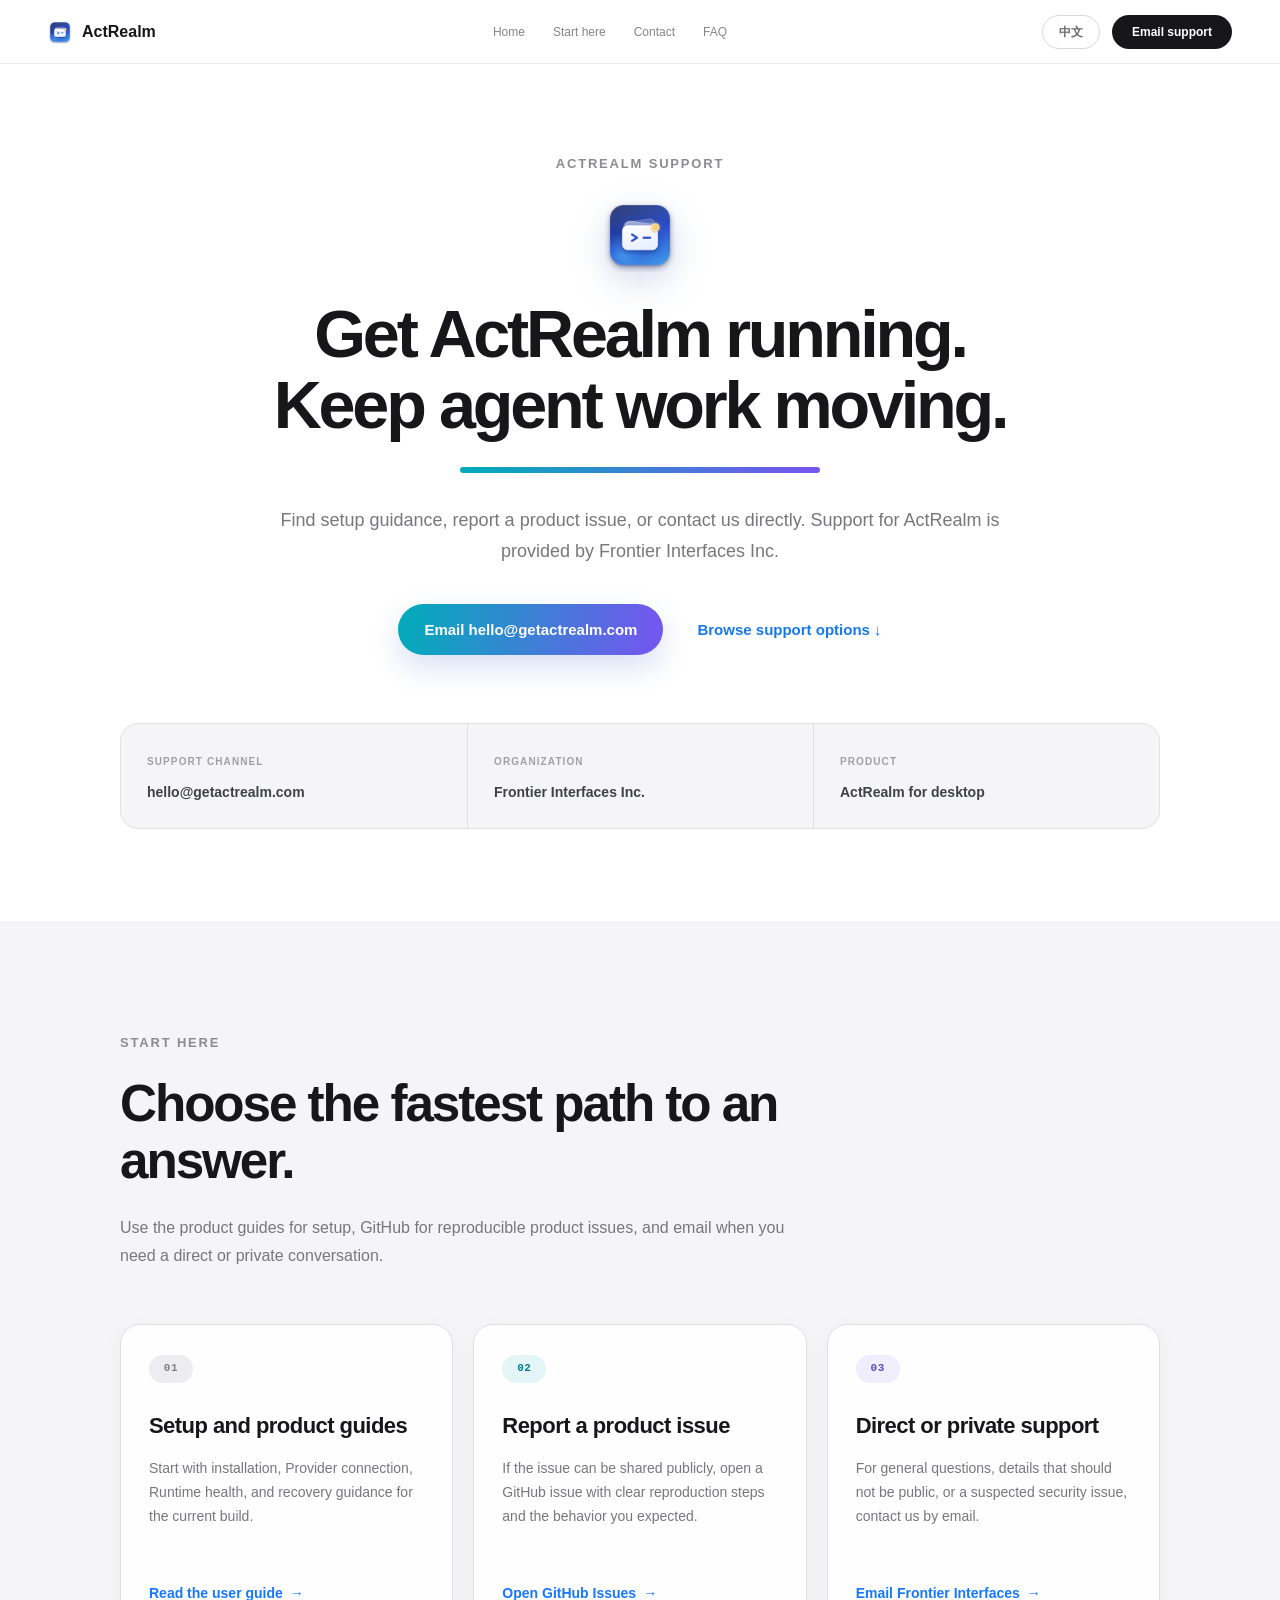
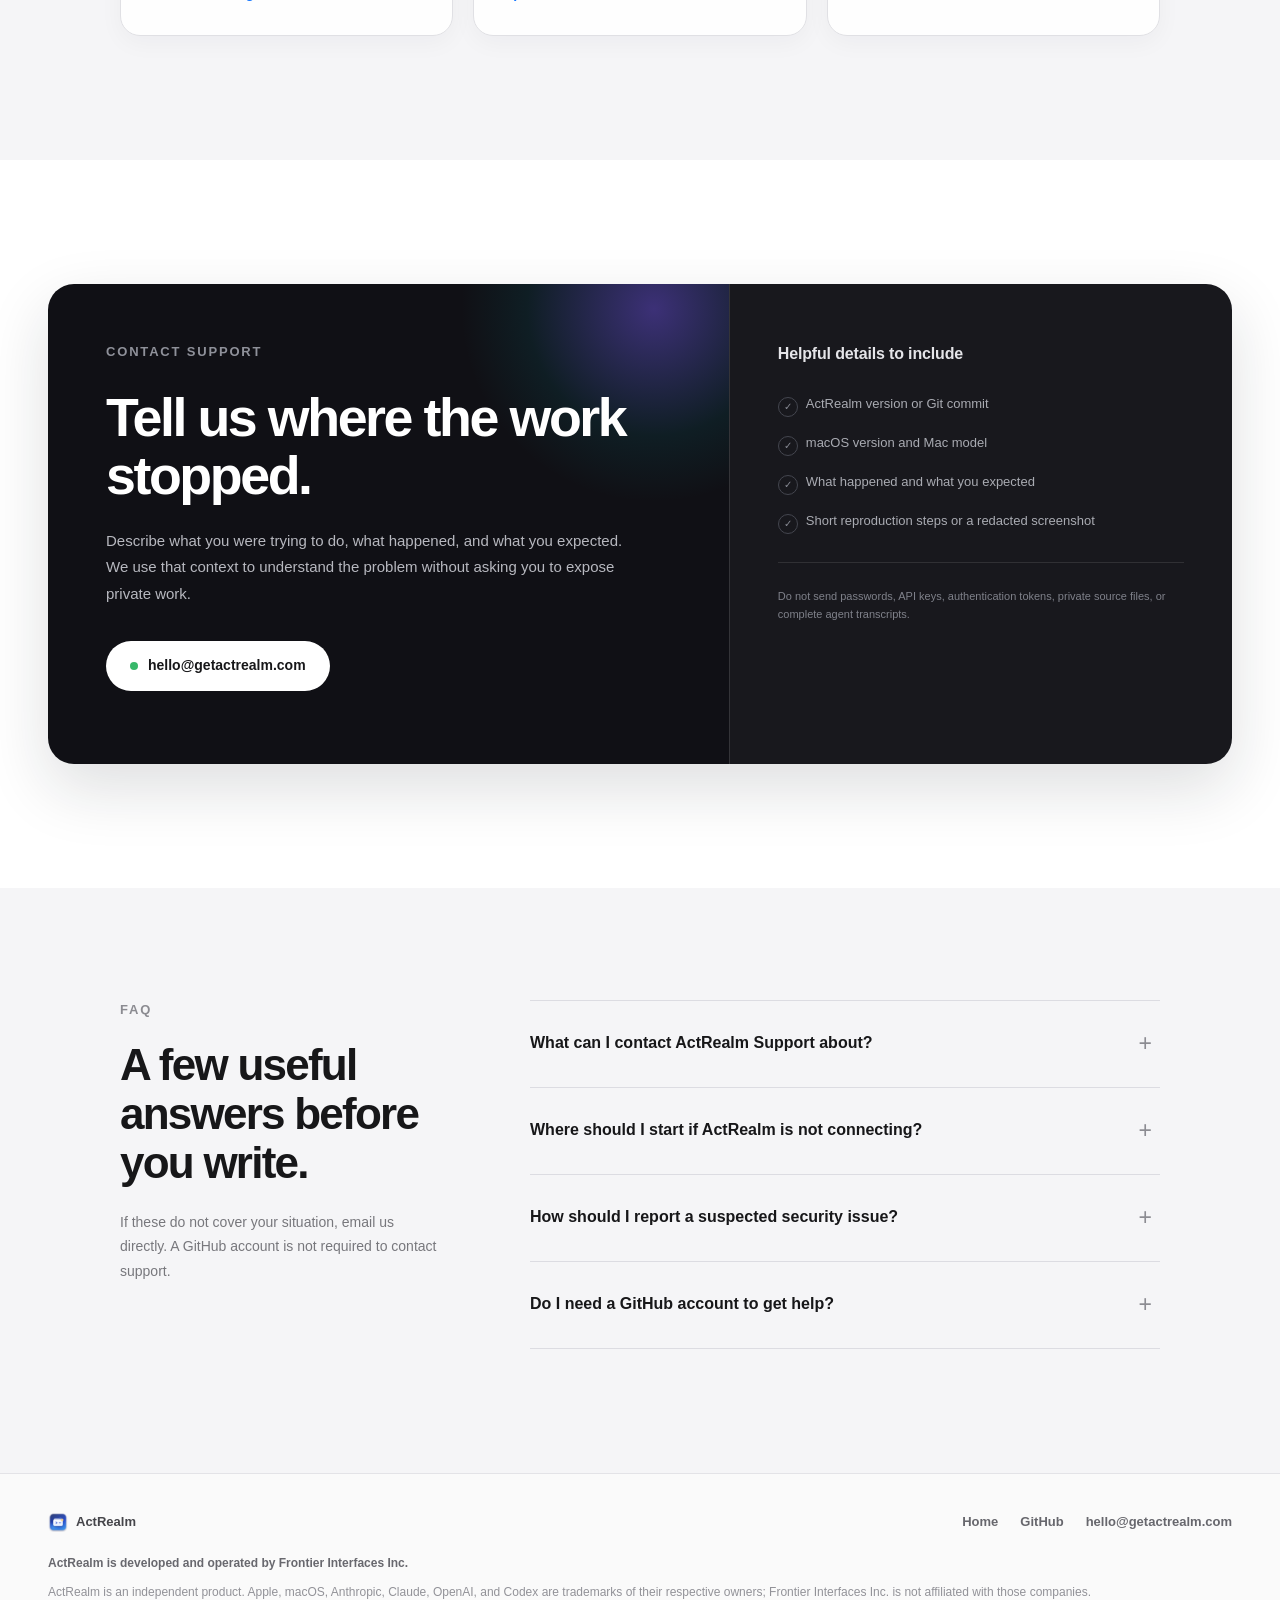
<file: support/index.html>
<!doctype html>
<html lang="en">
<head>
  <meta charset="utf-8">
  <meta name="viewport" content="width=device-width, initial-scale=1">
  <title>ActRealm Support — Setup, product help, and issue reporting</title>
  <meta name="description" content="Get help with ActRealm setup, product questions, bug reports, and private security concerns from Frontier Interfaces Inc.">
  <meta name="theme-color" content="#ffffff">
  <link rel="icon" type="image/png" sizes="32x32" href="/assets/favicon-32.png">
  <style>
    :root {
      --ink: #171719;
      --secondary: #77777c;
      --muted: #a0a0a6;
      --line: #e3e3e7;
      --paper: #ffffff;
      --mist: #f5f5f7;
      --panel: #eef0f4;
      --black: #0b0b0f;
      --cyan: #05a9bb;
      --violet: #7258ee;
      --green: #38b86a;
      --blue: #1677ff;
      --gradient: linear-gradient(100deg, #05a9bb 5%, #7258ee 95%);
      --shadow: 0 24px 64px rgba(22, 26, 35, .14);
      --shadow-soft: 0 12px 34px rgba(22, 26, 35, .09);
    }

    * {
      box-sizing: border-box;
      margin: 0;
      padding: 0;
    }

    html {
      scroll-behavior: smooth;
      background: var(--paper);
    }

    body {
      min-width: 320px;
      color: var(--ink);
      background: var(--paper);
      font-family: -apple-system, BlinkMacSystemFont, "SF Pro Display",
        "SF Pro SC", "PingFang SC", "Helvetica Neue", Arial, sans-serif;
      line-height: 1.55;
      -webkit-font-smoothing: antialiased;
      text-rendering: optimizeLegibility;
    }

    a {
      color: inherit;
      text-decoration: none;
    }

    button {
      font: inherit;
    }

    .shell {
      width: min(1040px, calc(100% - 96px));
      margin: 0 auto;
    }

    .shell-wide {
      width: min(1240px, calc(100% - 96px));
      margin: 0 auto;
    }

    .eyebrow {
      color: #8b8b91;
      font-size: 13px;
      font-weight: 700;
      letter-spacing: .14em;
      text-transform: uppercase;
    }

    .gradient-line {
      width: 360px;
      max-width: 68vw;
      height: 6px;
      margin: 25px auto 0;
      border-radius: 999px;
      background: var(--gradient);
    }

    .reveal {
      opacity: 0;
      transform: translateY(20px);
      transition: opacity .7s cubic-bezier(.2, .65, .25, 1),
        transform .7s cubic-bezier(.2, .65, .25, 1);
    }

    .reveal.visible {
      opacity: 1;
      transform: none;
    }

    /* Navigation */
    .nav {
      position: sticky;
      top: 0;
      z-index: 30;
      height: 64px;
      border-bottom: 1px solid rgba(0, 0, 0, .08);
      background: rgba(255, 255, 255, .88);
      backdrop-filter: saturate(170%) blur(22px);
      -webkit-backdrop-filter: saturate(170%) blur(22px);
    }

    .nav-inner {
      display: grid;
      grid-template-columns: 220px 1fr 280px;
      align-items: center;
      height: 64px;
    }

    .brand {
      display: inline-flex;
      align-items: center;
      gap: 10px;
      width: max-content;
      font-size: 16px;
      font-weight: 700;
    }

    .brand img {
      width: 24px;
      height: 24px;
      object-fit: contain;
    }

    .nav-links {
      display: flex;
      justify-content: center;
      gap: 28px;
      color: #85858a;
      font-size: 12px;
      font-weight: 520;
      white-space: nowrap;
    }

    .nav-links a {
      transition: color .2s ease;
    }

    .nav-links a:hover {
      color: var(--ink);
    }

    .nav-tools {
      display: flex;
      align-items: center;
      justify-content: flex-end;
      gap: 12px;
    }

    .lang-toggle {
      min-width: 58px;
      padding: 7px 13px;
      border: 1px solid #d7d7dc;
      border-radius: 999px;
      background: rgba(255, 255, 255, .9);
      color: #68686e;
      cursor: pointer;
      font-size: 12px;
      font-weight: 650;
      transition: color .2s ease, border-color .2s ease, background .2s ease;
    }

    .lang-toggle:hover {
      border-color: #b8b8be;
      background: #fff;
      color: var(--ink);
    }

    .nav-action {
      padding: 8px 20px;
      border-radius: 999px;
      background: var(--ink);
      color: #fff;
      font-size: 12px;
      font-weight: 650;
      transition: transform .2s ease, background .2s ease;
    }

    .nav-action:hover {
      transform: translateY(-1px);
      background: #303034;
    }

    /* Hero */
    .hero {
      padding: 90px 0 92px;
      text-align: center;
    }

    .app-icon {
      display: block;
      width: 74px;
      height: 74px;
      margin: 24px auto 0;
      object-fit: contain;
      filter: drop-shadow(0 13px 18px rgba(40, 76, 175, .2));
    }

    .hero h1 {
      max-width: 830px;
      margin: 27px auto 0;
      font-size: clamp(46px, 5.2vw, 68px);
      font-weight: 730;
      line-height: 1.07;
      letter-spacing: -.048em;
    }

    .hero-copy {
      max-width: 720px;
      margin: 32px auto 0;
      color: var(--secondary);
      font-size: 18px;
      line-height: 1.75;
    }

    .hero-actions {
      display: flex;
      align-items: center;
      justify-content: center;
      gap: 34px;
      margin-top: 36px;
    }

    .primary-button {
      display: inline-flex;
      align-items: center;
      justify-content: center;
      min-width: 216px;
      padding: 14px 26px;
      border-radius: 999px;
      background: var(--gradient);
      box-shadow: 0 12px 30px rgba(50, 92, 198, .19);
      color: #fff;
      font-size: 15px;
      font-weight: 700;
      transition: transform .2s ease, filter .2s ease;
    }

    .primary-button:hover {
      transform: translateY(-2px);
      filter: saturate(1.12);
    }

    .text-link {
      color: #1778e9;
      font-size: 15px;
      font-weight: 650;
    }

    .text-link:hover {
      text-decoration: underline;
    }

    .identity-strip {
      display: grid;
      grid-template-columns: repeat(3, 1fr);
      margin-top: 68px;
      overflow: hidden;
      border: 1px solid #e0e0e4;
      border-radius: 18px;
      background: var(--mist);
      text-align: left;
    }

    .identity-item {
      min-height: 104px;
      padding: 24px 26px;
    }

    .identity-item + .identity-item {
      border-left: 1px solid #dedee3;
    }

    .identity-item small {
      color: var(--muted);
      font-size: 10px;
      font-weight: 750;
      letter-spacing: .11em;
      text-transform: uppercase;
    }

    .identity-item strong,
    .identity-item a {
      display: block;
      margin-top: 9px;
      color: #3f4147;
      font-size: 14px;
      font-weight: 700;
    }

    .identity-item a:hover {
      color: var(--blue);
    }

    /* Support paths */
    .paths {
      padding: 112px 0 124px;
      scroll-margin-top: 64px;
      background: var(--mist);
    }

    .section-heading {
      max-width: 780px;
    }

    .section-heading h2 {
      margin-top: 22px;
      font-size: clamp(38px, 4vw, 52px);
      line-height: 1.12;
      letter-spacing: -.04em;
    }

    .section-heading p {
      max-width: 680px;
      margin-top: 24px;
      color: var(--secondary);
      font-size: 16px;
      line-height: 1.75;
    }

    .path-grid {
      display: grid;
      grid-template-columns: repeat(3, 1fr);
      gap: 20px;
      margin-top: 54px;
    }

    .path-card {
      display: flex;
      min-height: 312px;
      padding: 30px 28px;
      flex-direction: column;
      border: 1px solid #e0e0e4;
      border-radius: 20px;
      background: rgba(255, 255, 255, .92);
      box-shadow: 0 7px 24px rgba(28, 32, 40, .04);
      transition: transform .25s ease, box-shadow .25s ease, border-color .25s ease;
    }

    .path-card:hover {
      transform: translateY(-4px);
      border-color: #d3d3da;
      box-shadow: var(--shadow-soft);
    }

    .path-number {
      display: inline-flex;
      width: 44px;
      height: 28px;
      align-items: center;
      justify-content: center;
      border-radius: 999px;
      background: #ededf1;
      color: #7d7d84;
      font-family: ui-monospace, "SFMono-Regular", Menlo, monospace;
      font-size: 11px;
      font-weight: 750;
      letter-spacing: .05em;
    }

    .path-card:nth-child(2) .path-number {
      background: rgba(5, 169, 187, .1);
      color: #047c8a;
    }

    .path-card:nth-child(3) .path-number {
      background: rgba(114, 88, 238, .1);
      color: #624ac6;
    }

    .path-card h3 {
      margin-top: 26px;
      font-size: 22px;
      letter-spacing: -.025em;
    }

    .path-card p {
      margin-top: 13px;
      color: var(--secondary);
      font-size: 14px;
      line-height: 1.72;
    }

    .card-link {
      display: inline-flex;
      align-items: center;
      gap: 7px;
      width: max-content;
      margin-top: auto;
      padding-top: 28px;
      color: var(--blue);
      font-size: 14px;
      font-weight: 700;
    }

    .card-link::after {
      content: "→";
      transition: transform .2s ease;
    }

    .card-link:hover::after {
      transform: translateX(3px);
    }

    /* Contact */
    .contact {
      padding: 124px 0;
      scroll-margin-top: 64px;
    }

    .contact-panel {
      display: grid;
      grid-template-columns: 1.15fr .85fr;
      overflow: hidden;
      border-radius: 26px;
      background: #101015;
      box-shadow: var(--shadow);
      color: #fff;
    }

    .contact-main {
      position: relative;
      min-height: 480px;
      padding: 58px 58px 54px;
      overflow: hidden;
    }

    .contact-main::before {
      position: absolute;
      top: -170px;
      right: -120px;
      width: 390px;
      height: 390px;
      border-radius: 50%;
      background: radial-gradient(circle, rgba(114, 88, 238, .45), rgba(5, 169, 187, .09) 46%, transparent 70%);
      content: "";
    }

    .contact-main .eyebrow {
      position: relative;
      color: #8f919a;
    }

    .contact-main h2 {
      position: relative;
      max-width: 560px;
      margin-top: 26px;
      font-size: clamp(40px, 4.2vw, 58px);
      line-height: 1.08;
      letter-spacing: -.045em;
    }

    .contact-main p {
      position: relative;
      max-width: 530px;
      margin-top: 24px;
      color: #b7b8bf;
      font-size: 15px;
      line-height: 1.76;
    }

    .email-button {
      position: relative;
      display: inline-flex;
      margin-top: 34px;
      padding: 14px 24px;
      align-items: center;
      gap: 10px;
      border-radius: 999px;
      background: #fff;
      color: #171719;
      font-size: 14px;
      font-weight: 750;
      transition: transform .2s ease, background .2s ease;
    }

    .email-button:hover {
      transform: translateY(-2px);
      background: #f2f2f4;
    }

    .email-button::before {
      width: 8px;
      height: 8px;
      border-radius: 50%;
      background: var(--green);
      content: "";
    }

    .message-guide {
      padding: 58px 48px;
      border-left: 1px solid rgba(255, 255, 255, .12);
      background: rgba(255, 255, 255, .035);
    }

    .message-guide h3 {
      color: #e5e5e9;
      font-size: 16px;
      letter-spacing: -.01em;
    }

    .guide-list {
      display: grid;
      gap: 18px;
      margin-top: 28px;
      list-style: none;
    }

    .guide-list li {
      position: relative;
      padding-left: 28px;
      color: #a9abb2;
      font-size: 13px;
      line-height: 1.6;
    }

    .guide-list li::before {
      position: absolute;
      top: 3px;
      left: 0;
      display: inline-flex;
      width: 18px;
      height: 18px;
      align-items: center;
      justify-content: center;
      border: 1px solid #44464f;
      border-radius: 50%;
      color: #888b94;
      content: "✓";
      font-size: 10px;
    }

    .privacy-note {
      margin-top: 30px;
      padding-top: 24px;
      border-top: 1px solid rgba(255, 255, 255, .1);
      color: #7f818a;
      font-size: 11px;
      line-height: 1.7;
    }

    /* FAQ */
    .faq {
      padding: 112px 0 124px;
      scroll-margin-top: 64px;
      background: var(--mist);
    }

    .faq-layout {
      display: grid;
      grid-template-columns: 320px 1fr;
      gap: 90px;
      align-items: start;
    }

    .faq-heading {
      position: sticky;
      top: 104px;
    }

    .faq-heading h2 {
      margin-top: 20px;
      font-size: 44px;
      line-height: 1.12;
      letter-spacing: -.04em;
    }

    .faq-heading p {
      margin-top: 22px;
      color: var(--secondary);
      font-size: 14px;
      line-height: 1.75;
    }

    .faq-list {
      border-top: 1px solid #dcdce2;
    }

    details {
      border-bottom: 1px solid #dcdce2;
    }

    summary {
      display: flex;
      min-height: 86px;
      padding: 25px 8px 25px 0;
      align-items: center;
      justify-content: space-between;
      gap: 30px;
      cursor: pointer;
      font-size: 16px;
      font-weight: 700;
      list-style: none;
    }

    summary::-webkit-details-marker {
      display: none;
    }

    summary::after {
      flex: 0 0 auto;
      color: #8c8c92;
      content: "+";
      font-size: 23px;
      font-weight: 350;
      transition: transform .2s ease;
    }

    details[open] summary::after {
      transform: rotate(45deg);
    }

    .answer {
      max-width: 650px;
      padding: 0 42px 28px 0;
      color: var(--secondary);
      font-size: 14px;
      line-height: 1.8;
    }

    .answer a {
      color: var(--blue);
      font-weight: 650;
    }

    .answer a:hover {
      text-decoration: underline;
    }

    /* Footer */
    .footer {
      padding: 38px 0 44px;
      border-top: 1px solid var(--line);
      background: #fafafa;
      color: #929298;
    }

    .footer-top {
      display: flex;
      align-items: center;
      justify-content: space-between;
      gap: 36px;
      font-size: 13px;
    }

    .footer-brand {
      display: flex;
      align-items: center;
      gap: 8px;
      color: #45454a;
      font-weight: 750;
    }

    .footer-brand img {
      width: 20px;
      height: 20px;
    }

    .footer-links {
      display: flex;
      align-items: center;
      gap: 22px;
    }

    .footer-links a {
      color: #67676d;
      font-weight: 650;
      transition: color .2s ease;
    }

    .footer-links a:hover {
      color: var(--blue);
    }

    .footer-company {
      margin-top: 22px;
      color: #68686e;
      font-size: 12px;
      font-weight: 650;
    }

    .footer-note {
      margin-top: 10px;
      font-size: 12px;
      line-height: 1.75;
    }

    @media (max-width: 900px) {
      .shell,
      .shell-wide {
        width: min(100% - 48px, 720px);
      }

      .nav-inner {
        grid-template-columns: 1fr auto;
      }

      .nav-links {
        display: none;
      }

      .path-grid {
        grid-template-columns: 1fr;
      }

      .path-card {
        min-height: 250px;
      }

      .contact-panel,
      .faq-layout {
        grid-template-columns: 1fr;
      }

      .message-guide {
        border-top: 1px solid rgba(255, 255, 255, .12);
        border-left: 0;
      }

      .faq-layout {
        gap: 48px;
      }

      .faq-heading {
        position: static;
      }
    }

    @media (max-width: 640px) {
      .shell,
      .shell-wide {
        width: calc(100% - 36px);
      }

      .nav-action {
        display: none;
      }

      .hero {
        padding: 68px 0 72px;
      }

      .hero h1 {
        font-size: 43px;
      }

      .hero-copy {
        font-size: 16px;
      }

      .hero-actions {
        flex-direction: column;
        gap: 20px;
      }

      .identity-strip {
        grid-template-columns: 1fr;
      }

      .identity-item + .identity-item {
        border-top: 1px solid #dedee3;
        border-left: 0;
      }

      .paths,
      .contact,
      .faq {
        padding: 82px 0;
      }

      .section-heading h2,
      .faq-heading h2 {
        font-size: 38px;
      }

      .contact-main,
      .message-guide {
        padding: 40px 28px;
      }

      .contact-main {
        min-height: 430px;
      }

      .contact-main h2 {
        font-size: 42px;
      }

      .email-button {
        width: 100%;
        justify-content: center;
        padding-right: 16px;
        padding-left: 16px;
        font-size: 13px;
      }

      summary {
        font-size: 15px;
      }

      .footer-top {
        align-items: flex-start;
        flex-direction: column;
      }

      .footer-links {
        flex-wrap: wrap;
      }
    }

    @media (prefers-reduced-motion: reduce) {
      html { scroll-behavior: auto; }
      .reveal {
        opacity: 1;
        transform: none;
        transition: none;
      }
    }
  </style>
</head>
<body>
  <nav class="nav" aria-label="ActRealm support navigation" data-i18n-aria="nav.aria">
    <div class="shell-wide nav-inner">
      <a class="brand" href="/" aria-label="ActRealm home" data-i18n-aria="nav.homeAria">
        <img src="/assets/actrealm-icon-192.png" alt="">
        <span>ActRealm</span>
      </a>
      <div class="nav-links">
        <a href="/" data-i18n="nav.home">Home</a>
        <a href="#start" data-i18n="nav.start">Start here</a>
        <a href="#contact" data-i18n="nav.contact">Contact</a>
        <a href="#faq">FAQ</a>
      </div>
      <div class="nav-tools">
        <button class="lang-toggle" id="language-toggle" type="button" aria-label="Switch to Chinese">中文</button>
        <a class="nav-action" href="mailto:hello@getactrealm.com" data-i18n="nav.action">Email support</a>
      </div>
    </div>
  </nav>

  <main>
    <section class="hero" id="top">
      <div class="shell">
        <div class="eyebrow reveal">ACTREALM SUPPORT</div>
        <img class="app-icon reveal" src="/assets/actrealm-icon-192.png" alt="ActRealm app icon" data-i18n-alt="hero.iconAlt">
        <h1 class="reveal" data-i18n-html="hero.title">Get ActRealm running.<br>Keep agent work moving.</h1>
        <div class="gradient-line reveal"></div>
        <p class="hero-copy reveal" data-i18n="hero.copy">Find setup guidance, report a product issue, or contact us directly. Support for ActRealm is provided by Frontier Interfaces Inc.</p>
        <div class="hero-actions reveal">
          <a class="primary-button" href="mailto:hello@getactrealm.com" data-i18n="hero.primary">Email hello@getactrealm.com</a>
          <a class="text-link" href="#start" data-i18n="hero.secondary">Browse support options ↓</a>
        </div>

        <div class="identity-strip reveal" aria-label="ActRealm support information" data-i18n-aria="identity.aria">
          <div class="identity-item">
            <small data-i18n="identity.channelLabel">Support channel</small>
            <a href="mailto:hello@getactrealm.com">hello@getactrealm.com</a>
          </div>
          <div class="identity-item">
            <small data-i18n="identity.companyLabel">Organization</small>
            <strong>Frontier Interfaces Inc.</strong>
          </div>
          <div class="identity-item">
            <small data-i18n="identity.productLabel">Product</small>
            <strong data-i18n="identity.productValue">ActRealm for desktop</strong>
          </div>
        </div>
      </div>
    </section>

    <section class="paths" id="start">
      <div class="shell">
        <div class="section-heading">
          <div class="eyebrow reveal" data-i18n="paths.eyebrow">START HERE</div>
          <h2 class="reveal" data-i18n="paths.title">Choose the fastest path to an answer.</h2>
          <p class="reveal" data-i18n="paths.copy">Use the product guides for setup, GitHub for reproducible product issues, and email when you need a direct or private conversation.</p>
        </div>

        <div class="path-grid">
          <article class="path-card reveal">
            <span class="path-number">01</span>
            <h3 data-i18n="paths.guideTitle">Setup and product guides</h3>
            <p data-i18n="paths.guideCopy">Start with installation, Provider connection, Runtime health, and recovery guidance for the current build.</p>
            <a class="card-link" href="https://github.com/Frontier-Interfaces/ActRealm/blob/agent/v1-full/docs/USER_GUIDE_en.md" data-href-en="https://github.com/Frontier-Interfaces/ActRealm/blob/agent/v1-full/docs/USER_GUIDE_en.md" data-href-zh="https://github.com/Frontier-Interfaces/ActRealm/blob/agent/v1-full/docs/USER_GUIDE_zh-CN.md" target="_blank" rel="noreferrer" data-i18n="paths.guideLink">Read the user guide</a>
          </article>

          <article class="path-card reveal">
            <span class="path-number">02</span>
            <h3 data-i18n="paths.issueTitle">Report a product issue</h3>
            <p data-i18n="paths.issueCopy">If the issue can be shared publicly, open a GitHub issue with clear reproduction steps and the behavior you expected.</p>
            <a class="card-link" href="https://github.com/Frontier-Interfaces/ActRealm/issues" target="_blank" rel="noreferrer" data-i18n="paths.issueLink">Open GitHub Issues</a>
          </article>

          <article class="path-card reveal">
            <span class="path-number">03</span>
            <h3 data-i18n="paths.privateTitle">Direct or private support</h3>
            <p data-i18n="paths.privateCopy">For general questions, details that should not be public, or a suspected security issue, contact us by email.</p>
            <a class="card-link" href="mailto:hello@getactrealm.com" data-i18n="paths.privateLink">Email Frontier Interfaces</a>
          </article>
        </div>
      </div>
    </section>

    <section class="contact" id="contact">
      <div class="shell-wide">
        <div class="contact-panel reveal">
          <div class="contact-main">
            <div class="eyebrow" data-i18n="contact.eyebrow">CONTACT SUPPORT</div>
            <h2 data-i18n="contact.title">Tell us where the work stopped.</h2>
            <p data-i18n="contact.copy">Describe what you were trying to do, what happened, and what you expected. We use that context to understand the problem without asking you to expose private work.</p>
            <a class="email-button" href="mailto:hello@getactrealm.com">hello@getactrealm.com</a>
          </div>

          <aside class="message-guide" aria-label="What to include in a support request" data-i18n-aria="contact.guideAria">
            <h3 data-i18n="contact.guideTitle">Helpful details to include</h3>
            <ul class="guide-list">
              <li data-i18n="contact.guide1">ActRealm version or Git commit</li>
              <li data-i18n="contact.guide2">macOS version and Mac model</li>
              <li data-i18n="contact.guide3">What happened and what you expected</li>
              <li data-i18n="contact.guide4">Short reproduction steps or a redacted screenshot</li>
            </ul>
            <p class="privacy-note" data-i18n="contact.privacy">Do not send passwords, API keys, authentication tokens, private source files, or complete agent transcripts.</p>
          </aside>
        </div>
      </div>
    </section>

    <section class="faq" id="faq">
      <div class="shell faq-layout">
        <div class="faq-heading reveal">
          <div class="eyebrow">FAQ</div>
          <h2 data-i18n="faq.title">A few useful answers before you write.</h2>
          <p data-i18n="faq.copy">If these do not cover your situation, email us directly. A GitHub account is not required to contact support.</p>
        </div>

        <div class="faq-list reveal">
          <details>
            <summary data-i18n="faq.q1">What can I contact ActRealm Support about?</summary>
            <div class="answer" data-i18n="faq.a1">You can contact us about installation, Provider setup, Runtime health, product behavior, bug reports, documentation, or other questions about using ActRealm.</div>
          </details>
          <details>
            <summary data-i18n="faq.q2">Where should I start if ActRealm is not connecting?</summary>
            <div class="answer" data-i18n-html="faq.a2">Start with the <a href="https://github.com/Frontier-Interfaces/ActRealm/blob/agent/v1-full/docs/USER_GUIDE_en.md" target="_blank" rel="noreferrer">current user guide</a> and its Runtime and Provider checks. If the issue remains, email the result of the relevant redacted health check.</div>
          </details>
          <details>
            <summary data-i18n="faq.q3">How should I report a suspected security issue?</summary>
            <div class="answer" data-i18n="faq.a3">Email hello@getactrealm.com privately. Do not open a public GitHub issue for suspected vulnerabilities, and do not include credentials, tokens, source files, or complete transcripts.</div>
          </details>
          <details>
            <summary data-i18n="faq.q4">Do I need a GitHub account to get help?</summary>
            <div class="answer" data-i18n="faq.a4">No. GitHub is available for public documentation and reproducible issues, but you can always contact Frontier Interfaces Inc. directly at hello@getactrealm.com.</div>
          </details>
        </div>
      </div>
    </section>
  </main>

  <footer class="footer">
    <div class="shell-wide">
      <div class="footer-top">
        <a class="footer-brand" href="/">
          <img src="/assets/actrealm-icon-192.png" alt="">
          <span>ActRealm</span>
        </a>
        <div class="footer-links">
          <a href="/" data-i18n="footer.home">Home</a>
          <a href="https://github.com/Frontier-Interfaces/ActRealm/tree/agent/v1-full" target="_blank" rel="noreferrer">GitHub</a>
          <a href="mailto:hello@getactrealm.com">hello@getactrealm.com</a>
        </div>
      </div>
      <p class="footer-company" data-i18n="footer.company">ActRealm is developed and operated by Frontier Interfaces Inc.</p>
      <p class="footer-note" data-i18n="footer.note">ActRealm is an independent product. Apple, macOS, Anthropic, Claude, OpenAI, and Codex are trademarks of their respective owners; Frontier Interfaces Inc. is not affiliated with those companies.</p>
    </div>
  </footer>

  <script>
    const translationNodes = {
      text: [...document.querySelectorAll("[data-i18n]")],
      html: [...document.querySelectorAll("[data-i18n-html]")],
      aria: [...document.querySelectorAll("[data-i18n-aria]")],
      alt: [...document.querySelectorAll("[data-i18n-alt]")]
    };

    const englishCopy = {
      text: Object.fromEntries(translationNodes.text.map((element) => [element.dataset.i18n, element.textContent])),
      html: Object.fromEntries(translationNodes.html.map((element) => [element.dataset.i18nHtml, element.innerHTML])),
      aria: Object.fromEntries(translationNodes.aria.map((element) => [element.dataset.i18nAria, element.getAttribute("aria-label")])),
      alt: Object.fromEntries(translationNodes.alt.map((element) => [element.dataset.i18nAlt, element.getAttribute("alt")]))
    };

    const chineseCopy = {
      text: {
        "nav.home": "首页",
        "nav.start": "支持入口",
        "nav.contact": "联系我们",
        "nav.action": "邮件支持",
        "hero.copy": "查看安装指引、报告产品问题，或直接联系我们。ActRealm 的产品支持由 Frontier Interfaces Inc. 提供。",
        "hero.primary": "发送邮件至 hello@getactrealm.com",
        "hero.secondary": "查看支持入口 ↓",
        "identity.channelLabel": "支持邮箱",
        "identity.companyLabel": "运营主体",
        "identity.productLabel": "产品",
        "identity.productValue": "桌面端 ActRealm",
        "paths.eyebrow": "从这里开始",
        "paths.title": "选择最快获得答案的方式。",
        "paths.copy": "安装与使用问题先查看产品指南，可公开复现的问题提交到 GitHub，需要直接或私密沟通时请发送邮件。",
        "paths.guideTitle": "安装与产品指南",
        "paths.guideCopy": "从当前版本的安装、Provider 连接、Runtime 健康检查与恢复步骤开始排查。",
        "paths.guideLink": "查看中文使用指南",
        "paths.issueTitle": "报告产品问题",
        "paths.issueCopy": "如果问题适合公开，请在 GitHub Issue 中提供清楚的复现步骤，并说明实际情况与预期情况。",
        "paths.issueLink": "打开 GitHub Issues",
        "paths.privateTitle": "直接或私密支持",
        "paths.privateCopy": "一般问题、不适合公开的信息或疑似安全问题，请通过邮件直接联系我们。",
        "paths.privateLink": "发送邮件给 Frontier Interfaces",
        "contact.eyebrow": "联系支持",
        "contact.title": "告诉我们工作停在了哪里。",
        "contact.copy": "请说明你原本要完成什么、发生了什么，以及预期结果。这样我们可以理解问题，同时不要求你暴露私密工作内容。",
        "contact.guideTitle": "建议提供的信息",
        "contact.guide1": "ActRealm 版本或 Git commit",
        "contact.guide2": "macOS 版本与 Mac 型号",
        "contact.guide3": "实际发生的情况与预期结果",
        "contact.guide4": "简短复现步骤或已脱敏截图",
        "contact.privacy": "请勿发送密码、API Key、认证 Token、私有源文件或完整的 Agent 对话记录。",
        "faq.title": "写邮件前，先看几个常见答案。",
        "faq.copy": "如果这里没有覆盖你的情况，请直接发送邮件。联系支持不需要 GitHub 账号。",
        "faq.q1": "哪些问题可以联系 ActRealm 支持？",
        "faq.a1": "你可以就安装、Provider 设置、Runtime 健康状态、产品行为、Bug、文档或其他 ActRealm 使用问题联系我们。",
        "faq.q2": "ActRealm 无法连接时，我应该先做什么？",
        "faq.q3": "疑似安全问题应该如何报告？",
        "faq.a3": "请通过 hello@getactrealm.com 私密联系。不要为疑似漏洞创建公开 GitHub Issue，也不要发送凭证、Token、源文件或完整对话记录。",
        "faq.q4": "获得支持需要 GitHub 账号吗？",
        "faq.a4": "不需要。GitHub 用于公开文档和可复现的问题，你始终可以通过 hello@getactrealm.com 直接联系 Frontier Interfaces Inc.。",
        "footer.home": "首页",
        "footer.company": "ActRealm 由 Frontier Interfaces Inc. 开发与运营。",
        "footer.note": "ActRealm 是独立产品。Apple、macOS、Anthropic、Claude、OpenAI 与 Codex 是其各自所有者的商标；Frontier Interfaces Inc. 与这些公司不存在关联。"
      },
      html: {
        "hero.title": "让 ActRealm 正常运行，<br>让 Agent 工作继续推进。",
        "faq.a2": "请先查看<a href=\"https://github.com/Frontier-Interfaces/ActRealm/blob/agent/v1-full/docs/USER_GUIDE_zh-CN.md\" target=\"_blank\" rel=\"noreferrer\">当前中文使用指南</a>中的 Runtime 与 Provider 检查。如果问题仍然存在，请通过邮件发送相关健康检查的脱敏结果。"
      },
      aria: {
        "nav.aria": "ActRealm 支持页面导航",
        "nav.homeAria": "ActRealm 首页",
        "identity.aria": "ActRealm 支持信息",
        "contact.guideAria": "支持请求建议包含的信息"
      },
      alt: {
        "hero.iconAlt": "ActRealm 应用图标"
      }
    };

    const pageMetadata = {
      en: {
        title: "ActRealm Support — Setup, product help, and issue reporting",
        description: "Get help with ActRealm setup, product questions, bug reports, and private security concerns from Frontier Interfaces Inc."
      },
      zh: {
        title: "ActRealm 支持 — 安装、产品帮助与问题报告",
        description: "获取 ActRealm 安装、产品问题、Bug 报告与私密安全问题支持。支持由 Frontier Interfaces Inc. 提供。"
      }
    };

    const languageToggle = document.querySelector("#language-toggle");
    const descriptionMeta = document.querySelector('meta[name="description"]');
    const languageLinks = [...document.querySelectorAll("[data-href-en]")];
    let currentLanguage = "en";

    function applyLanguage(language) {
      const isChinese = language === "zh";
      const source = isChinese ? chineseCopy : englishCopy;

      translationNodes.text.forEach((element) => {
        const key = element.dataset.i18n;
        element.textContent = source.text[key] ?? englishCopy.text[key];
      });
      translationNodes.html.forEach((element) => {
        const key = element.dataset.i18nHtml;
        element.innerHTML = source.html[key] ?? englishCopy.html[key];
      });
      translationNodes.aria.forEach((element) => {
        const key = element.dataset.i18nAria;
        element.setAttribute("aria-label", source.aria[key] ?? englishCopy.aria[key]);
      });
      translationNodes.alt.forEach((element) => {
        const key = element.dataset.i18nAlt;
        element.setAttribute("alt", source.alt[key] ?? englishCopy.alt[key]);
      });
      languageLinks.forEach((element) => {
        element.setAttribute("href", isChinese ? element.dataset.hrefZh : element.dataset.hrefEn);
      });

      currentLanguage = language;
      document.documentElement.lang = isChinese ? "zh-CN" : "en";
      document.title = pageMetadata[language].title;
      descriptionMeta.setAttribute("content", pageMetadata[language].description);
      languageToggle.textContent = isChinese ? "EN" : "中文";
      languageToggle.setAttribute("aria-label", isChinese ? "切换到英文" : "Switch to Chinese");
    }

    languageToggle.addEventListener("click", () => {
      applyLanguage(currentLanguage === "en" ? "zh" : "en");
    });

    applyLanguage("en");

    const items = document.querySelectorAll(".reveal");
    if ("IntersectionObserver" in window && !window.matchMedia("(prefers-reduced-motion: reduce)").matches) {
      const observer = new IntersectionObserver((entries) => {
        entries.forEach((entry) => {
          if (entry.isIntersecting) {
            entry.target.classList.add("visible");
            observer.unobserve(entry.target);
          }
        });
      }, { threshold: .08, rootMargin: "0px 0px -36px" });

      items.forEach((item) => observer.observe(item));
    } else {
      items.forEach((item) => item.classList.add("visible"));
    }
  </script>
</body>
</html>
</file>
